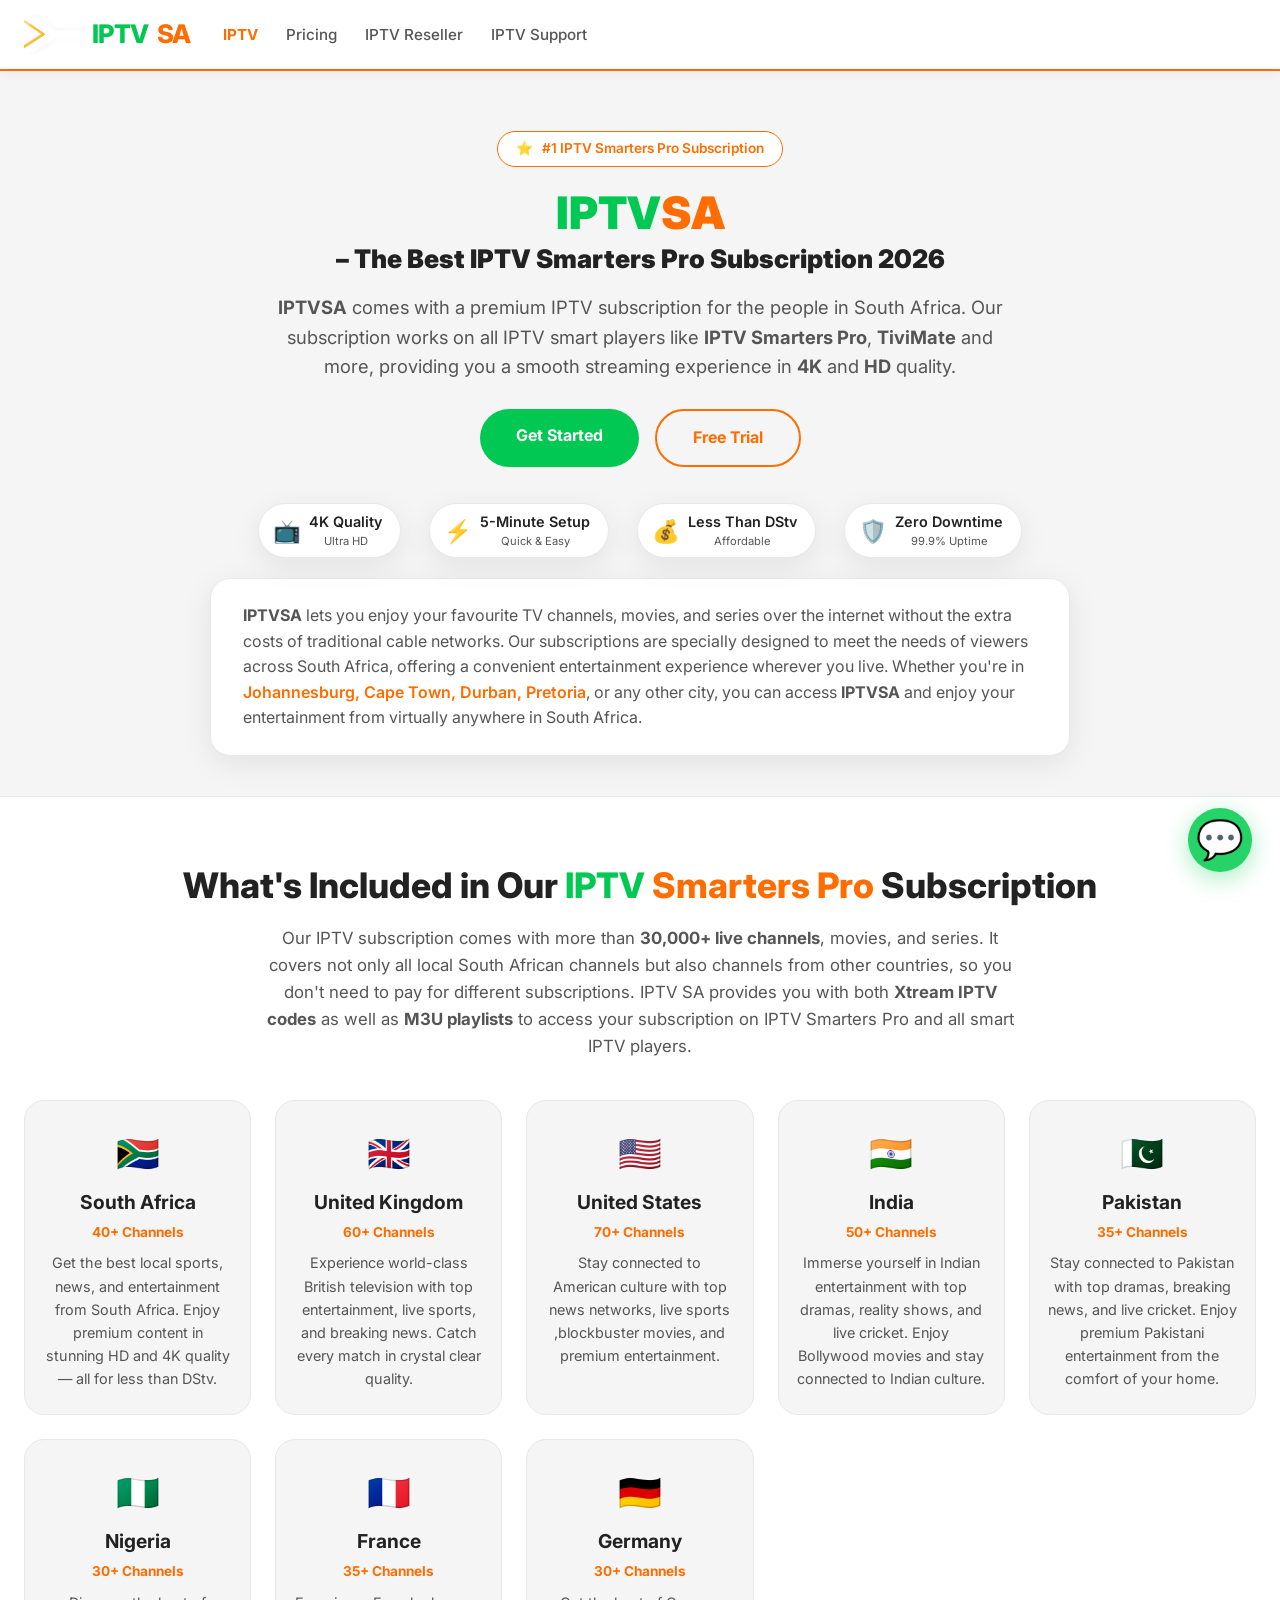
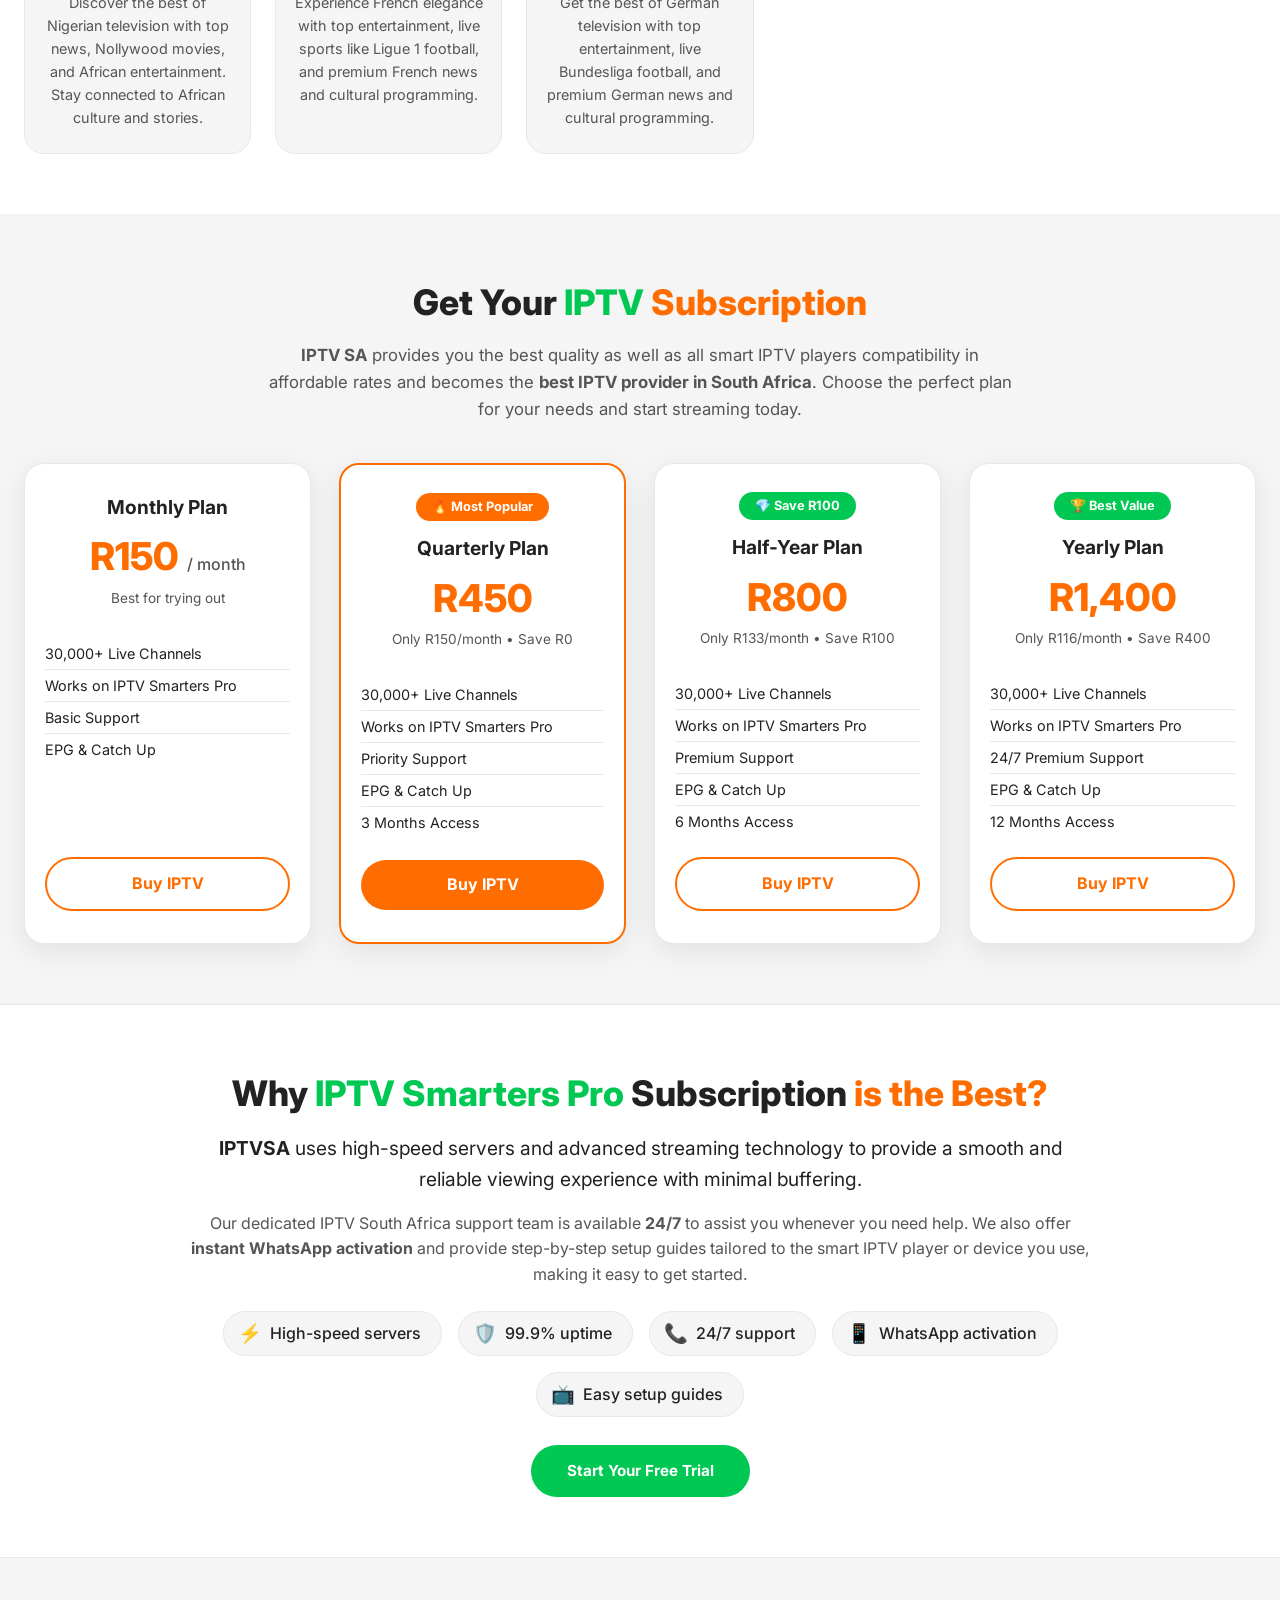
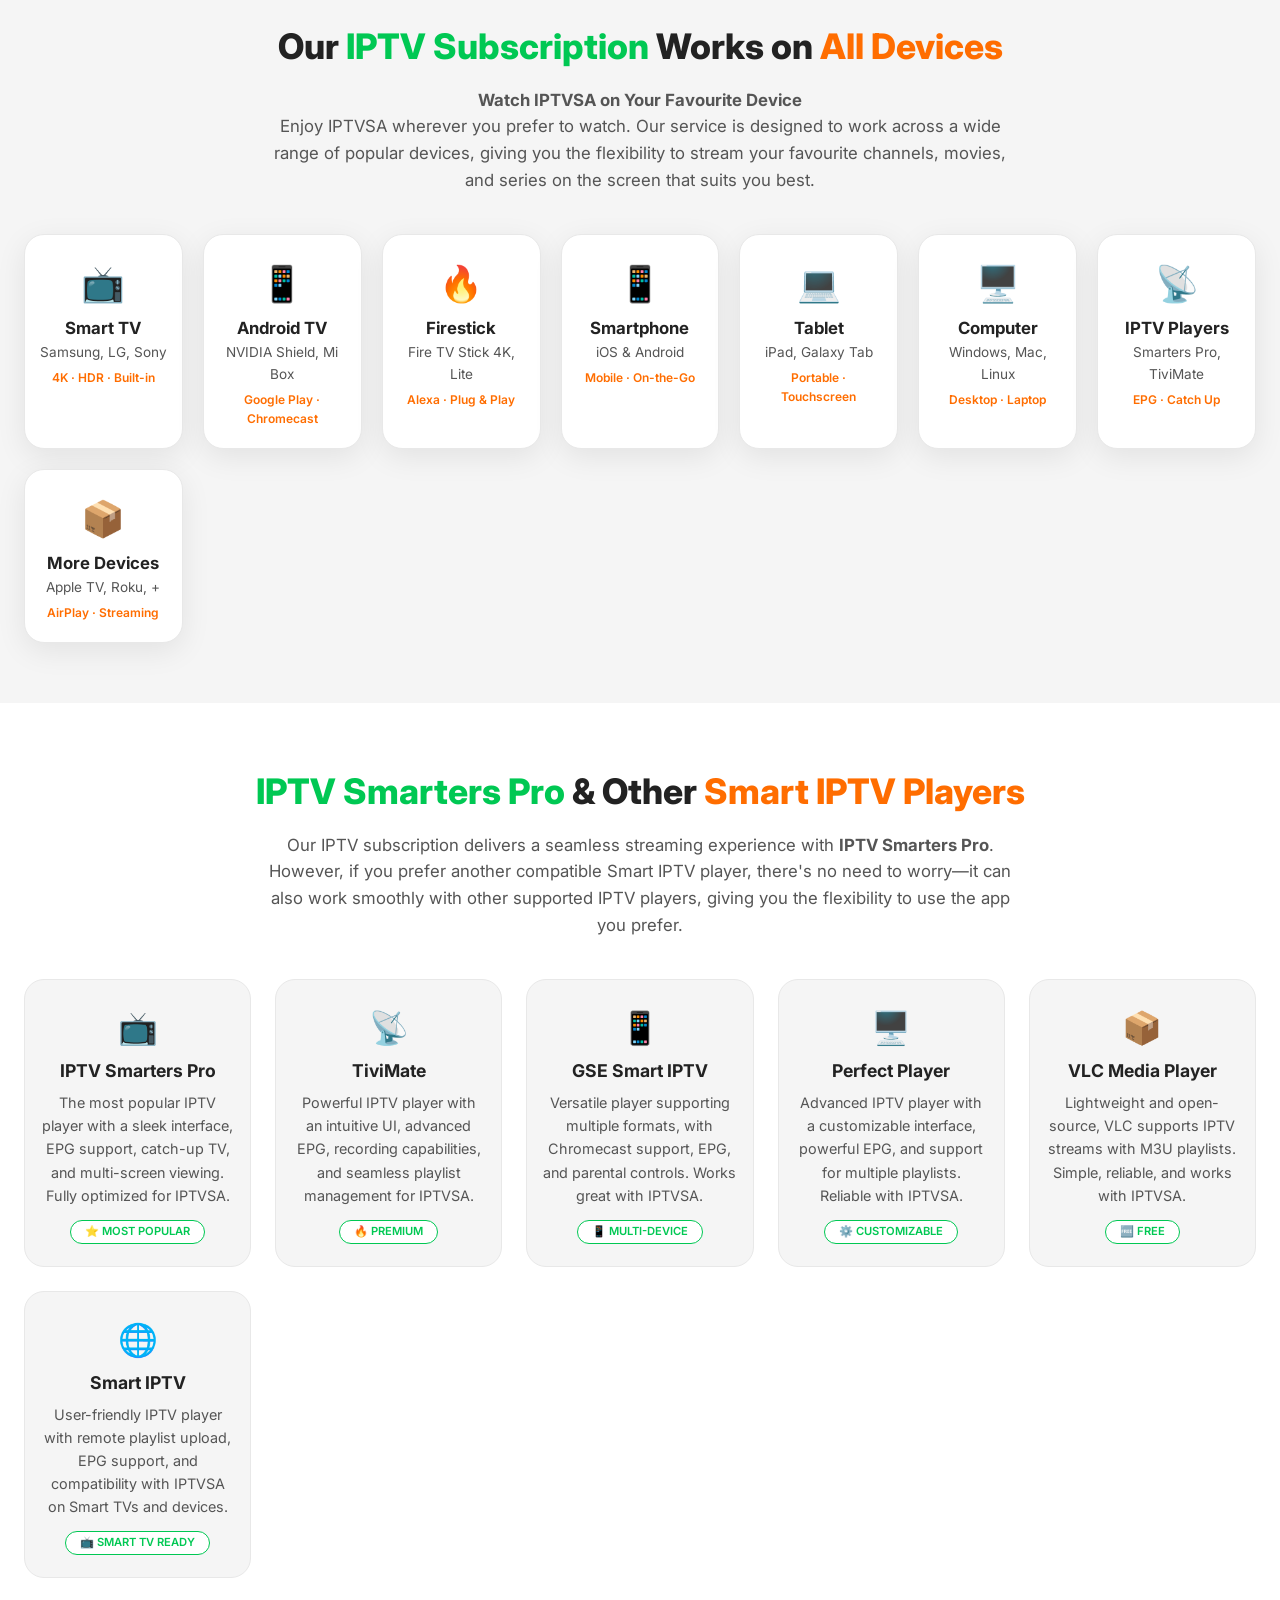
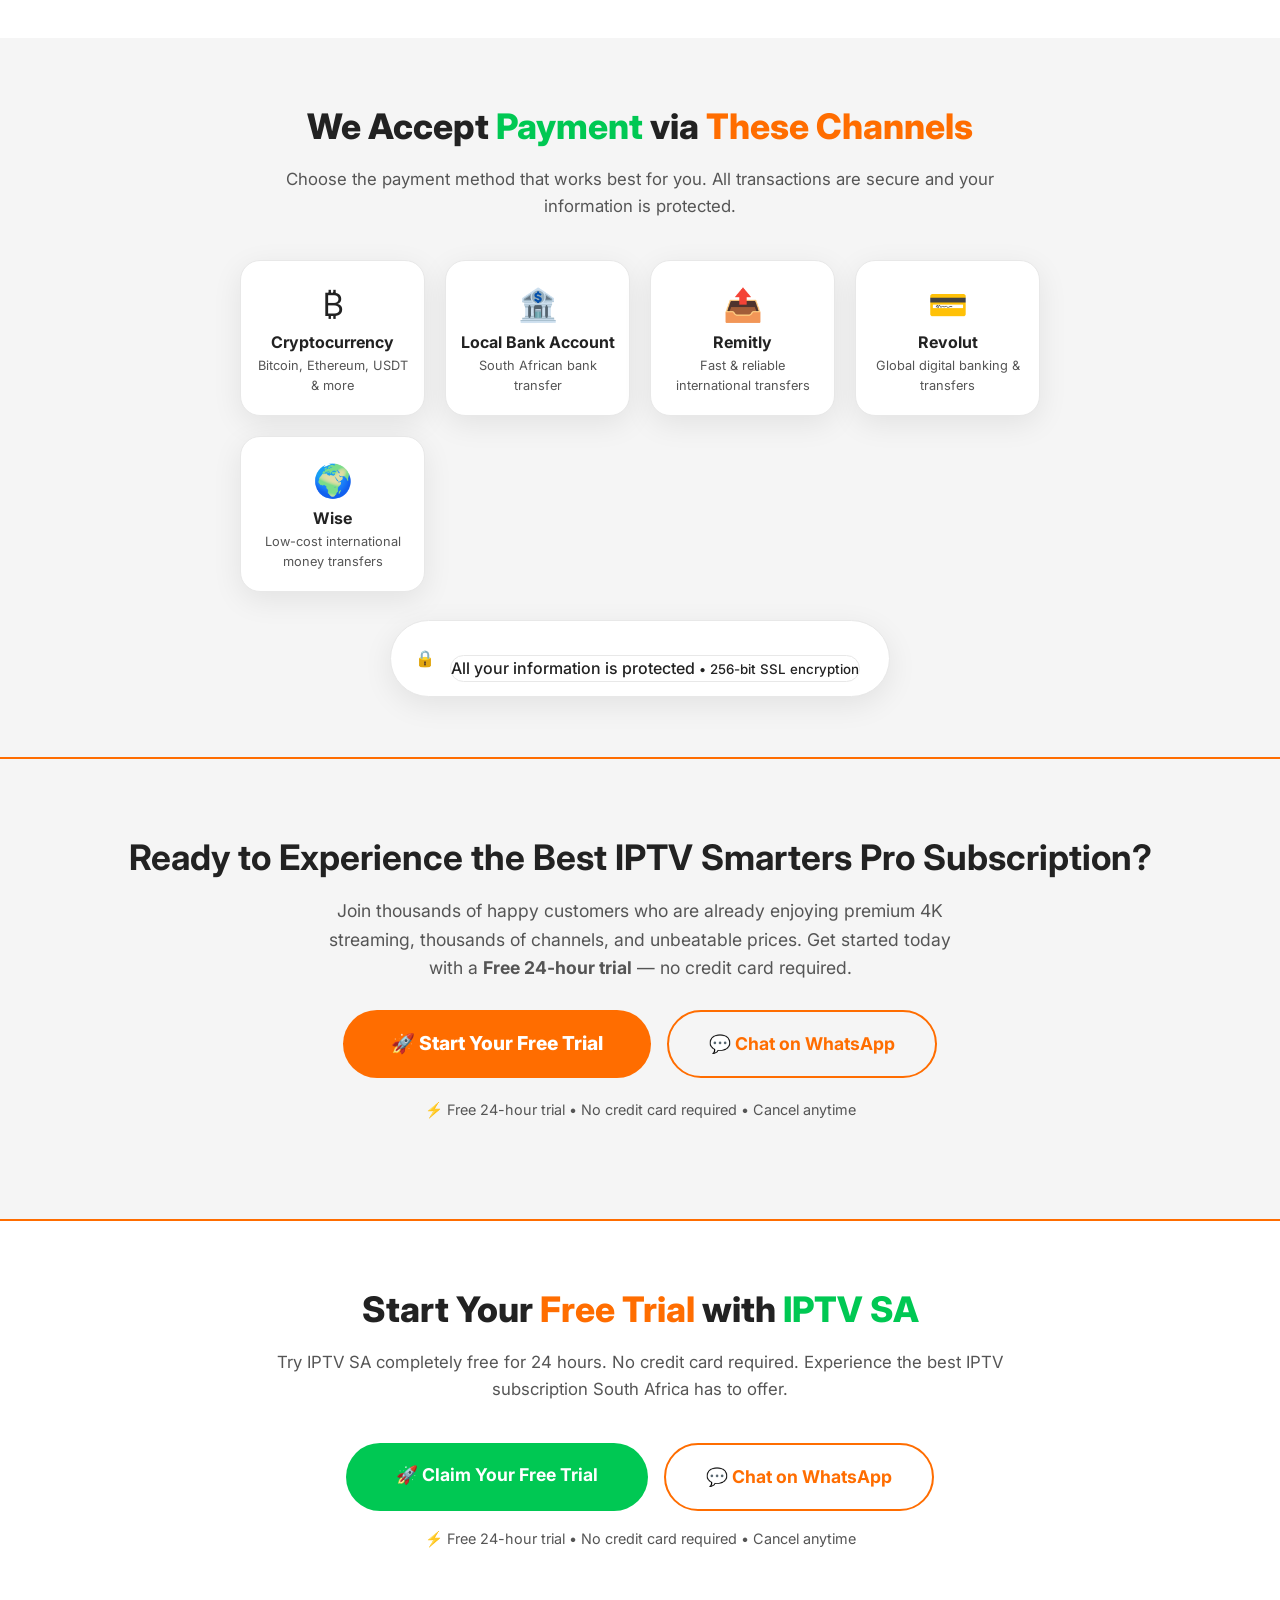
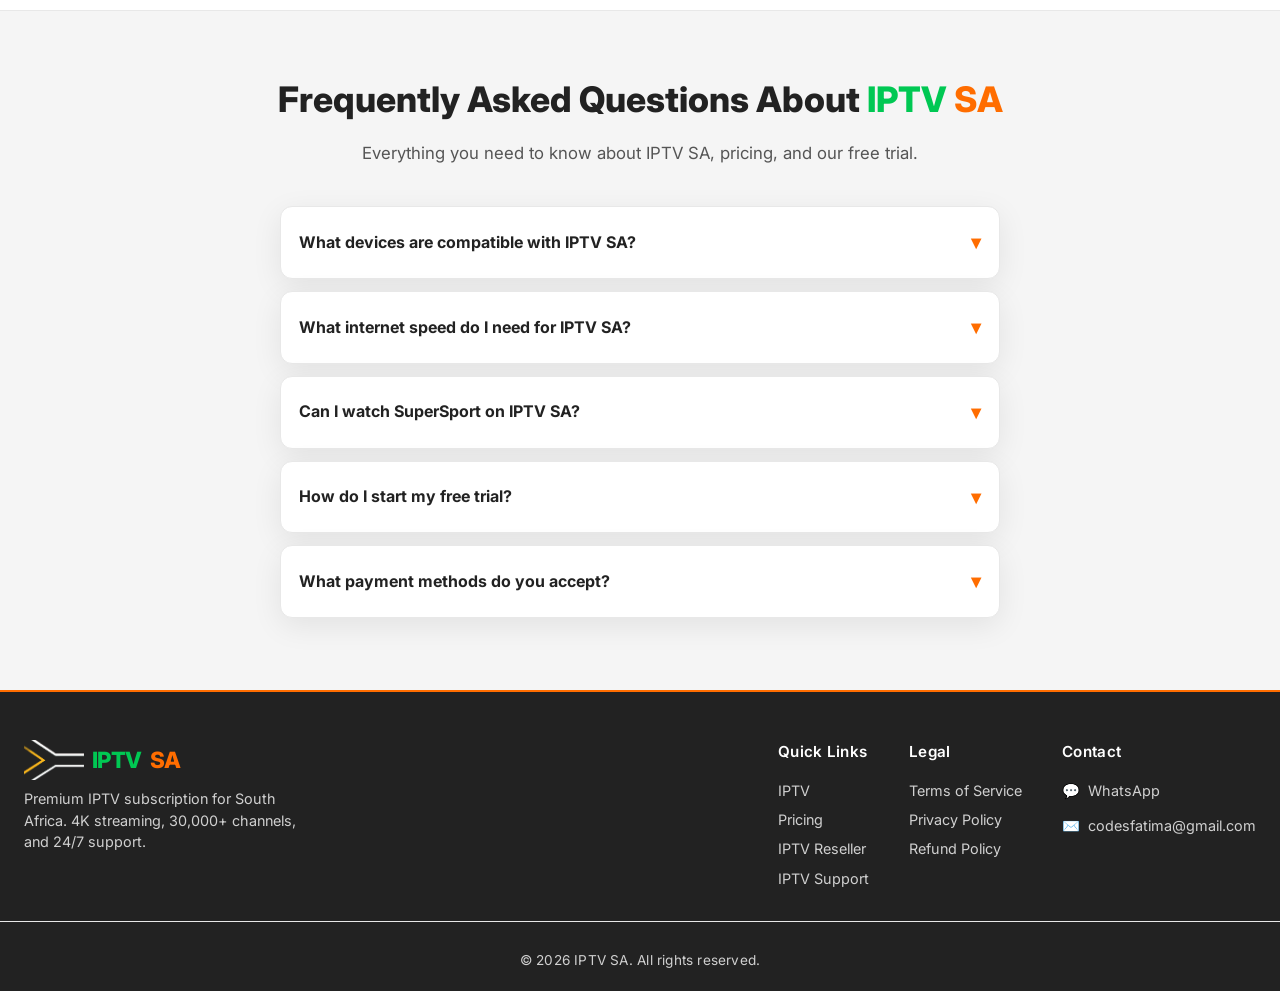
<file: index.html>
<!DOCTYPE html>
<html lang="en-ZA">
<head>
    <meta charset="UTF-8" />
    <meta name="viewport" content="width=device-width, initial-scale=1.0" />
    <title>IPTVSA – Best IPTV Smarters Pro Subscription 2026</title>
    <meta name="description" content="IPTVSA – The best IPTV subscription in South Africa. Premium IPTV with 4K quality, 5-minute setup, less than DStv, and zero downtime. Works with IPTV Smarters Pro, TiviMate & more." />
    <link rel="canonical" href="https://tviptvsa.co.za/" />
    <link rel="icon" type="image/png" href="Flag-South-Africa.png" />
    <link rel="apple-touch-icon" href="Flag-South-Africa.png" />
    <meta property="og:title" content="IPTVSA – Best IPTV Smarters Pro Subscription 2026" />
    <meta property="og:description" content="IPTVSA – The best IPTV subscription in South Africa. Premium IPTV with 4K quality, 5-minute setup, less than DStv, and zero downtime." />
    <meta property="og:url" content="https://tviptvsa.co.za/" />
    <meta property="og:type" content="website" />
    <meta property="og:image" content="https://tviptvsa.co.za/Flag-South-Africa.png" />
    <meta name="twitter:card" content="summary_large_image" />
    <meta name="twitter:image" content="https://tviptvsa.co.za/Flag-South-Africa.png" />
    <link rel="preconnect" href="https://fonts.googleapis.com" />
    <link rel="preconnect" href="https://fonts.gstatic.com" crossorigin />
    <link href="https://fonts.googleapis.com/css2?family=Inter:opsz,wght@14..32,400;14..32,500;14..32,600;14..32,700;14..32,800;14..32,900&display=swap" rel="stylesheet" />
    <link rel="stylesheet" href="style.css" />
</head>
<body>

    <!-- ===== NAVBAR ===== -->
    <nav class="navbar">
        <div class="container">
            <a href="/" class="logo">
                <img src="Flag-South-Africa.png" alt="IPTVSA South Africa Flag" class="logo-img">
                <span class="green">IPTV</span><span class="orange">SA</span>
            </a>
            <button class="nav-toggle" id="navToggle" aria-label="Toggle navigation menu">☰</button>
            <ul class="nav-links" id="navLinks">
                <li><a href="/" style="color: var(--orange); font-weight: 700;">IPTV</a></li>
                <li><a href="#pricing">Pricing</a></li>
                <li><a href="/reseller/">IPTV Reseller</a></li>
                <li><a href="/support/">IPTV Support</a></li>
            </ul>
        </div>
    </nav>

    <!-- ===== HERO ===== -->
    <section class="hero" id="home">
        <div class="container">
            <div class="hero-content">
                <div class="hero-badge">
                    <span class="star">⭐</span> #1 IPTV Smarters Pro Subscription
                </div>
                <h1>
                    <span class="highlight-green">IPTV</span><span class="highlight-orange">SA</span>
                    <span class="highlight-white">– The Best IPTV Smarters Pro Subscription 2026</span>
                </h1>
                <p class="description">
                    <strong>IPTVSA</strong> comes with a premium IPTV subscription for the people in South Africa.
                    Our subscription works on all IPTV smart players like <strong>IPTV Smarters Pro</strong>,
                    <strong>TiviMate</strong> and more, providing you a smooth streaming experience in
                    <strong>4K</strong> and <strong>HD</strong> quality.
                </p>
                <div class="hero-buttons">
                    <a href="https://wa.me/923020548889?text=Hi!%20I%20want%20to%20get%20started%20with%20IPTV%20SA.%20Please%20share%20the%20details."
                       class="btn-primary" target="_blank" rel="noopener">Get Started</a>
                    <a href="https://wa.me/923020548889?text=Hi!%20I%20want%20to%20try%20IPTV%20SA%20for%20free.%20Please%20activate%20my%2024-hour%20free%20trial."
                       class="btn-secondary" target="_blank" rel="noopener">Free Trial</a>
                </div>
                <div class="trust-badges">
                    <div class="trust-badge">
                        <span class="icon green">📺</span>
                        <span class="label">4K Quality <small>Ultra HD</small></span>
                    </div>
                    <div class="trust-badge">
                        <span class="icon orange">⚡</span>
                        <span class="label">5-Minute Setup <small>Quick &amp; Easy</small></span>
                    </div>
                    <div class="trust-badge">
                        <span class="icon purple">💰</span>
                        <span class="label">Less Than DStv <small>Affordable</small></span>
                    </div>
                    <div class="trust-badge">
                        <span class="icon blue">🛡️</span>
                        <span class="label">Zero Downtime <small>99.9% Uptime</small></span>
                    </div>
                </div>
                <div class="trust-text">
                    <p>
                        <strong>IPTVSA</strong> lets you enjoy your favourite TV channels, movies, and series over the internet
                        without the extra costs of traditional cable networks. Our subscriptions are specially designed to meet
                        the needs of viewers across South Africa, offering a convenient entertainment experience wherever you live.
                        Whether you're in <span class="cities">Johannesburg, Cape Town, Durban, Pretoria</span>, or any other city,
                        you can access <strong>IPTVSA</strong> and enjoy your entertainment from virtually anywhere in South Africa.
                    </p>
                </div>
            </div>
        </div>
    </section>

    <!-- ===== WHAT'S INCLUDED / CHANNELS ===== -->
    <section class="included" id="included">
        <div class="container">
            <h2 class="section-title">What's Included in Our <span class="green">IPTV</span> <span class="orange">Smarters Pro</span> Subscription</h2>
            <p class="section-sub">
                Our IPTV subscription comes with more than <strong>30,000+ live channels</strong>, movies, and series. 
                It covers not only all local South African channels but also channels from other countries, so you don't 
                need to pay for different subscriptions. IPTV SA provides you with both <strong>Xtream IPTV codes</strong> 
                as well as <strong>M3U playlists</strong> to access your subscription on IPTV Smarters Pro and all smart IPTV players.
            </p>
            <div class="included-grid">
                <div class="channel-card">
                    <span class="flag">🇿🇦</span>
                    <h3>South Africa</h3>
                    <div class="channels-count">40+ Channels</div>
                    <p>Get the best local sports, news, and entertainment from South Africa. Enjoy premium content in stunning HD and 4K quality — all for less than DStv.</p>
                </div>
                <div class="channel-card">
                    <span class="flag">🇬🇧</span>
                    <h3>United Kingdom</h3>
                    <div class="channels-count">60+ Channels</div>
                    <p>Experience world-class British television with top entertainment, live sports, and breaking news. Catch every match in crystal clear quality.</p>
                </div>
                <div class="channel-card">
                    <span class="flag">🇺🇸</span>
                    <h3>United States</h3>
                    <div class="channels-count">70+ Channels</div>
                    <p>Stay connected to American culture with top news networks, live sports ,blockbuster movies, and premium entertainment.</p>
                </div>
                <div class="channel-card">
                    <span class="flag">🇮🇳</span>
                    <h3>India</h3>
                    <div class="channels-count">50+ Channels</div>
                    <p>Immerse yourself in Indian entertainment with top dramas, reality shows, and live cricket. Enjoy Bollywood movies and stay connected to Indian culture.</p>
                </div>
                <div class="channel-card">
                    <span class="flag">🇵🇰</span>
                    <h3>Pakistan</h3>
                    <div class="channels-count">35+ Channels</div>
                    <p>Stay connected to Pakistan with top dramas, breaking news, and live cricket. Enjoy premium Pakistani entertainment from the comfort of your home.</p>
                </div>
                <div class="channel-card">
                    <span class="flag">🇳🇬</span>
                    <h3>Nigeria</h3>
                    <div class="channels-count">30+ Channels</div>
                    <p>Discover the best of Nigerian television with top news, Nollywood movies, and African entertainment. Stay connected to African culture and stories.</p>
                </div>
                <div class="channel-card">
                    <span class="flag">🇫🇷</span>
                    <h3>France</h3>
                    <div class="channels-count">35+ Channels</div>
                    <p>Experience French elegance with top entertainment, live sports like Ligue 1 football, and premium French news and cultural programming.</p>
                </div>
                <div class="channel-card">
                    <span class="flag">🇩🇪</span>
                    <h3>Germany</h3>
                    <div class="channels-count">30+ Channels</div>
                    <p>Get the best of German television with top entertainment, live Bundesliga football, and premium German news and cultural programming.</p>
                </div>
            </div>
        </div>
    </section>

    <!-- ===== GET YOUR IPTV SUBSCRIPTION ===== -->
    <section class="get-subscription" id="pricing">
        <div class="container">
            <h2 class="section-title">Get Your <span class="green">IPTV</span> <span class="orange">Subscription</span></h2>
            <p class="section-sub">
                <strong>IPTV SA</strong> provides you the best quality as well as all smart IPTV players compatibility in affordable rates and becomes the <strong>best IPTV provider in South Africa</strong>. Choose the perfect plan for your needs and start streaming today.
            </p>
            <div class="pricing-grid">
                <div class="pricing-card">
                    <div class="plan-name">Monthly Plan</div>
                    <div class="price">R150 <small>/ month</small></div>
                    <div class="price-per-month">Best for trying out</div>
                    <ul class="features">
                        <li>30,000+ Live Channels</li>
                        <li>Works on IPTV Smarters Pro</li>
                        <li>Basic Support</li>
                        <li>EPG &amp; Catch Up</li>
                    </ul>
                    <a href="https://wa.me/923020548889?text=Hi!%20I%20want%20to%20buy%20the%20Monthly%20Plan%20(R150)%20of%20IPTV%20SA.%20Please%20send%20me%20the%20payment%20details."
                       class="btn-buy-outline" target="_blank" rel="noopener">Buy IPTV</a>
                </div>
                <div class="pricing-card popular">
                    <span class="popular-badge">🔥 Most Popular</span>
                    <div class="plan-name">Quarterly Plan</div>
                    <div class="price">R450</div>
                    <div class="price-per-month">Only R150/month • Save R0</div>
                    <ul class="features">
                        <li>30,000+ Live Channels</li>
                        <li>Works on IPTV Smarters Pro</li>
                        <li>Priority Support</li>
                        <li>EPG &amp; Catch Up</li>
                        <li>3 Months Access</li>
                    </ul>
                    <a href="https://wa.me/923020548889?text=Hi!%20I%20want%20to%20buy%20the%20Quarterly%20Plan%20(R450)%20of%20IPTV%20SA.%20Please%20send%20me%20the%20payment%20details."
                       class="btn-buy" target="_blank" rel="noopener">Buy IPTV</a>
                </div>
                <div class="pricing-card">
                    <span class="save-badge">💎 Save R100</span>
                    <div class="plan-name">Half-Year Plan</div>
                    <div class="price">R800</div>
                    <div class="price-per-month">Only R133/month • Save R100</div>
                    <ul class="features">
                        <li>30,000+ Live Channels</li>
                        <li>Works on IPTV Smarters Pro</li>
                        <li>Premium Support</li>
                        <li>EPG &amp; Catch Up</li>
                        <li>6 Months Access</li>
                    </ul>
                    <a href="https://wa.me/923020548889?text=Hi!%20I%20want%20to%20buy%20the%20Half-Year%20Plan%20(R800)%20of%20IPTV%20SA.%20Please%20send%20me%20the%20payment%20details."
                       class="btn-buy-outline" target="_blank" rel="noopener">Buy IPTV</a>
                </div>
                <div class="pricing-card">
                    <span class="save-badge">🏆 Best Value</span>
                    <div class="plan-name">Yearly Plan</div>
                    <div class="price">R1,400</div>
                    <div class="price-per-month">Only R116/month • Save R400</div>
                    <ul class="features">
                        <li>30,000+ Live Channels</li>
                        <li>Works on IPTV Smarters Pro</li>
                        <li>24/7 Premium Support</li>
                        <li>EPG &amp; Catch Up</li>
                        <li>12 Months Access</li>
                    </ul>
                    <a href="https://wa.me/923020548889?text=Hi!%20I%20want%20to%20buy%20the%20Yearly%20Plan%20(R1400)%20of%20IPTV%20SA.%20Please%20send%20me%20the%20payment%20details."
                       class="btn-buy-outline" target="_blank" rel="noopener">Buy IPTV</a>
                </div>
            </div>
        </div>
    </section>

    <!-- ===== BEST PROVIDER ===== -->
    <section class="best-provider" id="best-provider">
        <div class="container">
            <div class="best-provider-grid">
                <div class="best-provider-content">
                    <h2 class="section-title">Why <span class="green">IPTV Smarters Pro</span> Subscription <span class="orange">is the Best?</span></h2>
                    <p class="lead">
                        <strong>IPTVSA</strong> uses high-speed servers and advanced streaming technology to provide a smooth and reliable viewing experience with minimal buffering.
                    </p>
                    <p>
                        Our dedicated IPTV South Africa support team is available <strong>24/7</strong> to assist you whenever you need help. We also offer <strong>instant WhatsApp activation</strong> and provide step-by-step setup guides tailored to the smart IPTV player or device you use, making it easy to get started.
                    </p>
                    <div class="best-provider-badges">
                        <div class="best-provider-badge">
                            <span class="icon green">⚡</span>
                            <span class="label">High-speed servers</span>
                        </div>
                        <div class="best-provider-badge">
                            <span class="icon blue">🛡️</span>
                            <span class="label">99.9% uptime</span>
                        </div>
                        <div class="best-provider-badge">
                            <span class="icon orange">📞</span>
                            <span class="label">24/7 support</span>
                        </div>
                        <div class="best-provider-badge">
                            <span class="icon purple">📱</span>
                            <span class="label">WhatsApp activation</span>
                        </div>
                        <div class="best-provider-badge">
                            <span class="icon red">📺</span>
                            <span class="label">Easy setup guides</span>
                        </div>
                    </div>
                    <a href="https://wa.me/923020548889?text=Hi!%20I%20want%20to%20try%20IPTV%20SA%20for%20free.%20Please%20activate%20my%2024-hour%20free%20trial."
                       class="btn-primary" style="padding: 14px 36px; font-size: 0.95rem;" target="_blank" rel="noopener">Start Your Free Trial</a>
                </div>
            </div>
        </div>
    </section>

    <!-- ===== DEVICES ===== -->
    <section class="devices" id="devices">
        <div class="container">
            <h2 class="section-title">Our <span class="green">IPTV Subscription</span> Works on <span class="orange">All Devices</span></h2>
            <p class="section-sub">
                <strong>Watch IPTVSA on Your Favourite Device</strong><br>
                Enjoy IPTVSA wherever you prefer to watch. Our service is designed to work across a wide range of popular devices, giving you the flexibility to stream your favourite channels, movies, and series on the screen that suits you best.
            </p>
            <div class="devices-grid">
                <div class="device-card">
                    <span class="icon">📺</span>
                    <div class="device-name">Smart TV</div>
                    <div class="device-model">Samsung, LG, Sony</div>
                    <div class="device-keywords">4K · HDR · Built-in</div>
                </div>
                <div class="device-card">
                    <span class="icon">📱</span>
                    <div class="device-name">Android TV</div>
                    <div class="device-model">NVIDIA Shield, Mi Box</div>
                    <div class="device-keywords">Google Play · Chromecast</div>
                </div>
                <div class="device-card">
                    <span class="icon">🔥</span>
                    <div class="device-name">Firestick</div>
                    <div class="device-model">Fire TV Stick 4K, Lite</div>
                    <div class="device-keywords">Alexa · Plug &amp; Play</div>
                </div>
                <div class="device-card">
                    <span class="icon">📱</span>
                    <div class="device-name">Smartphone</div>
                    <div class="device-model">iOS &amp; Android</div>
                    <div class="device-keywords">Mobile · On-the-Go</div>
                </div>
                <div class="device-card">
                    <span class="icon">💻</span>
                    <div class="device-name">Tablet</div>
                    <div class="device-model">iPad, Galaxy Tab</div>
                    <div class="device-keywords">Portable · Touchscreen</div>
                </div>
                <div class="device-card">
                    <span class="icon">🖥️</span>
                    <div class="device-name">Computer</div>
                    <div class="device-model">Windows, Mac, Linux</div>
                    <div class="device-keywords">Desktop · Laptop</div>
                </div>
                <div class="device-card">
                    <span class="icon">📡</span>
                    <div class="device-name">IPTV Players</div>
                    <div class="device-model">Smarters Pro, TiviMate</div>
                    <div class="device-keywords">EPG · Catch Up</div>
                </div>
                <div class="device-card">
                    <span class="icon">📦</span>
                    <div class="device-name">More Devices</div>
                    <div class="device-model">Apple TV, Roku, +</div>
                    <div class="device-keywords">AirPlay · Streaming</div>
                </div>
            </div>
        </div>
    </section>

    <!-- ===== IPTV PLAYERS ===== -->
    <section class="iptv-players" id="players">
        <div class="container">
            <h2 class="section-title"><span class="green">IPTV Smarters Pro</span> &amp; Other <span class="orange">Smart IPTV Players</span></h2>
            <p class="section-sub">
                Our IPTV subscription delivers a seamless streaming experience with <strong>IPTV Smarters Pro</strong>. However, if you prefer another compatible Smart IPTV player, there's no need to worry—it can also work smoothly with other supported IPTV players, giving you the flexibility to use the app you prefer.
            </p>
            <div class="players-grid">
                <div class="player-card">
                    <span class="icon">📺</span>
                    <div class="player-name">IPTV Smarters Pro</div>
                    <div class="player-desc">The most popular IPTV player with a sleek interface, EPG support, catch-up TV, and multi-screen viewing. Fully optimized for IPTVSA.</div>
                    <span class="player-badge">⭐ Most Popular</span>
                </div>
                <div class="player-card">
                    <span class="icon">📡</span>
                    <div class="player-name">TiviMate</div>
                    <div class="player-desc">Powerful IPTV player with an intuitive UI, advanced EPG, recording capabilities, and seamless playlist management for IPTVSA.</div>
                    <span class="player-badge">🔥 Premium</span>
                </div>
                <div class="player-card">
                    <span class="icon">📱</span>
                    <div class="player-name">GSE Smart IPTV</div>
                    <div class="player-desc">Versatile player supporting multiple formats, with Chromecast support, EPG, and parental controls. Works great with IPTVSA.</div>
                    <span class="player-badge">📱 Multi-Device</span>
                </div>
                <div class="player-card">
                    <span class="icon">🖥️</span>
                    <div class="player-name">Perfect Player</div>
                    <div class="player-desc">Advanced IPTV player with a customizable interface, powerful EPG, and support for multiple playlists. Reliable with IPTVSA.</div>
                    <span class="player-badge">⚙️ Customizable</span>
                </div>
                <div class="player-card">
                    <span class="icon">📦</span>
                    <div class="player-name">VLC Media Player</div>
                    <div class="player-desc">Lightweight and open-source, VLC supports IPTV streams with M3U playlists. Simple, reliable, and works with IPTVSA.</div>
                    <span class="player-badge">🆓 Free</span>
                </div>
                <div class="player-card">
                    <span class="icon">🌐</span>
                    <div class="player-name">Smart IPTV</div>
                    <div class="player-desc">User-friendly IPTV player with remote playlist upload, EPG support, and compatibility with IPTVSA on Smart TVs and devices.</div>
                    <span class="player-badge">📺 Smart TV Ready</span>
                </div>
            </div>
        </div>
    </section>

    <!-- ===== PAYMENT ===== -->
    <section class="payment" id="payment">
        <div class="container">
            <h2 class="section-title">We Accept <span class="green">Payment</span> via <span class="orange">These Channels</span></h2>
            <p class="section-sub">
                Choose the payment method that works best for you. All transactions are secure and your information is protected.
            </p>
            <div class="payment-grid">
                <div class="payment-card">
                    <span class="icon">₿</span>
                    <div class="payment-name">Cryptocurrency</div>
                    <div class="payment-desc">Bitcoin, Ethereum, USDT &amp; more</div>
                </div>
                <div class="payment-card">
                    <span class="icon">🏦</span>
                    <div class="payment-name">Local Bank Account</div>
                    <div class="payment-desc">South African bank transfer</div>
                </div>
                <div class="payment-card">
                    <span class="icon">📤</span>
                    <div class="payment-name">Remitly</div>
                    <div class="payment-desc">Fast &amp; reliable international transfers</div>
                </div>
                <div class="payment-card">
                    <span class="icon">💳</span>
                    <div class="payment-name">Revolut</div>
                    <div class="payment-desc">Global digital banking &amp; transfers</div>
                </div>
                <div class="payment-card">
                    <span class="icon">🌍</span>
                    <div class="payment-name">Wise</div>
                    <div class="payment-desc">Low-cost international money transfers</div>
                </div>
            </div>
            <div class="payment-trust">
                <span class="icon">🔒</span>
                <span class="trust-text">All your information is protected <small>• 256-bit SSL encryption</small></span>
            </div>
        </div>
    </section>

    <!-- ===== STRONG CTA ===== -->
    <section class="cta-section" id="cta">
        <div class="container">
            <h2>Ready to Experience the <span class="green">Best IPTV Smarters Pro</span> <span class="orange">Subscription?</span></h2>
            <p>
                Join thousands of happy customers who are already enjoying premium 4K streaming, thousands of channels, and unbeatable prices. Get started today with a <strong>Free 24-hour trial</strong> — no credit card required.
            </p>
            <div class="cta-buttons">
                <a href="https://wa.me/923020548889?text=Hi!%20I%20want%20to%20start%20my%20free%2024-hour%20trial%20of%20IPTV%20SA.%20Please%20activate%20it."
                   class="btn-cta-large" target="_blank" rel="noopener">🚀 Start Your Free Trial</a>
                <a href="https://wa.me/923020548889?text=Hi!%20I%20have%20a%20question%20about%20IPTV%20SA.%20Can%20you%20help%20me%3F"
                   class="btn-secondary" style="padding: 18px 40px; font-size: 1.1rem;" target="_blank" rel="noopener">
                    💬 Chat on WhatsApp
                </a>
            </div>
            <p style="color: var(--text-light); margin-top: 20px; font-size: 0.9rem;">
                ⚡ Free 24-hour trial • No credit card required • Cancel anytime
            </p>
        </div>
    </section>

    <!-- ===== FREE TRIAL ===== -->
    <section class="free-trial-section" id="free-trial">
        <div class="container">
            <h2 class="section-title">Start Your <span style="color:var(--orange);">Free Trial</span> with <span style="color:var(--green);">IPTV SA</span></h2>
            <p class="section-sub">
                Try IPTV SA completely free for 24 hours. No credit card required. Experience the best IPTV subscription South Africa has to offer.
            </p>
            <div class="free-trial-buttons">
                <a href="https://wa.me/923020548889?text=Hi!%20I%20want%20to%20claim%20my%20free%2024-hour%20trial%20of%20IPTV%20SA.%20Please%20activate%20it%20now."
                   class="btn-primary" style="padding: 18px 50px; font-size: 1.1rem;" target="_blank" rel="noopener">
                    🚀 Claim Your Free Trial
                </a>
                <a href="https://wa.me/923020548889?text=Hi!%20I%20want%20to%20chat%20about%20IPTV%20SA.%20I%20have%20some%20questions."
                   class="btn-secondary" style="padding: 18px 40px; font-size: 1.1rem;" target="_blank" rel="noopener">
                    💬 Chat on WhatsApp
                </a>
            </div>
            <p style="text-align:center; color:var(--text-light); margin-top: 16px; font-size:0.9rem;">
                ⚡ Free 24-hour trial • No credit card required • Cancel anytime
            </p>
        </div>
    </section>

    <!-- ===== FAQ ===== -->
    <section class="faq" id="faq">
        <div class="container">
            <h2 class="section-title">Frequently Asked Questions About <span class="green">IPTV</span> <span class="orange">SA</span></h2>
            <p class="section-sub">Everything you need to know about IPTV SA, pricing, and our free trial.</p>
            <div class="faq-list">
                <details class="faq-item">
                    <summary>What devices are compatible with IPTV SA?</summary>
                    <div class="answer">
                        IPTV SA works on all IPTV smart players including <strong>IPTV Smarters Pro</strong>,
                        <strong>TiviMate</strong>, GSE Smart IPTV, and more. Compatible with Android TV, Firestick,
                        iOS, Android phones, Windows, and Mac.
                    </div>
                </details>
                <details class="faq-item">
                    <summary>What internet speed do I need for IPTV SA?</summary>
                    <div class="answer">
                        For HD streaming, a minimum of <strong>10 Mbps</strong> is recommended. For <strong>4K</strong>
                        quality, you'll need at least <strong>25 Mbps</strong>. Fibre or a stable LTE connection works best.
                    </div>
                </details>
                <details class="faq-item">
                    <summary>Can I watch SuperSport on IPTV SA?</summary>
                    <div class="answer">
                        Yes – IPTV SA has official licensing agreements with SuperSport and other major sports networks.
                        Watch all your favorite sports in 4K quality.
                    </div>
                </details>
                <details class="faq-item">
                    <summary>How do I start my free trial?</summary>
                    <div class="answer">
                        Simply click the <strong>"Claim Your Free Trial"</strong> button or
                        <strong>WhatsApp us</strong> and we'll set you up within 5 minutes.
                    </div>
                </details>
                <details class="faq-item">
                    <summary>What payment methods do you accept?</summary>
                    <div class="answer">
                        We accept <strong>Cryptocurrency</strong> (Bitcoin, Ethereum, USDT), <strong>Local Bank Transfer</strong>,
                        <strong>Remitly</strong>, <strong>Revolut</strong>, and <strong>Wise</strong>. All payments are secure.
                    </div>
                </details>
            </div>
        </div>
    </section>

    <!-- ===== FOOTER ===== -->
    <footer class="footer">
        <div class="container">
            <div class="footer-brand">
                <a href="/" class="logo">
                    <img src="Flag-South-Africa.png" alt="IPTVSA South Africa Flag" class="logo-img">
                    <span class="green">IPTV</span><span class="orange">SA</span>
                </a>
                <p>Premium IPTV subscription for South Africa. 4K streaming, 30,000+ channels, and 24/7 support.</p>
            </div>
            <div class="footer-columns">
                <div class="footer-column">
                    <h4>Quick Links</h4>
                    <a href="/">IPTV</a>
                    <a href="#pricing">Pricing</a>
                    <a href="/reseller/">IPTV Reseller</a>
                    <a href="/support/">IPTV Support</a>
                </div>
                <div class="footer-column">
                    <h4>Legal</h4>
                    <a href="#">Terms of Service</a>
                    <a href="#">Privacy Policy</a>
                    <a href="#">Refund Policy</a>
                </div>
                <div class="footer-column">
                    <h4>Contact</h4>
                    <div class="footer-contact-items">
                        <a href="https://wa.me/923020548889?text=Hi!%20I%20want%20to%20know%20more%20about%20IPTV%20SA."
                           class="contact-item" target="_blank" rel="noopener">
                            <span class="icon">💬</span>
                            <span>WhatsApp</span>
                        </a>
                        <a href="mailto:codesfatima@gmail.com" class="contact-item">
                            <span class="icon">✉️</span>
                            <span>codesfatima@gmail.com</span>
                        </a>
                    </div>
                </div>
            </div>
        </div>
        <div class="footer-bottom">
            &copy; 2026 <a href="/">IPTV SA</a>. All rights reserved.
        </div>
    </footer>

    <!-- ===== WHATSAPP FLOATING BUTTON ===== -->
    <a href="https://wa.me/923020548889?text=Hi!%20I%20need%20help%20with%20IPTV%20SA.%20Can%20you%20assist%20me%3F"
       class="whatsapp-float" target="_blank" rel="noopener" aria-label="Chat on WhatsApp">
        💬
    </a>

    <script src="script.js"></script>
</body>
</html>
</file>
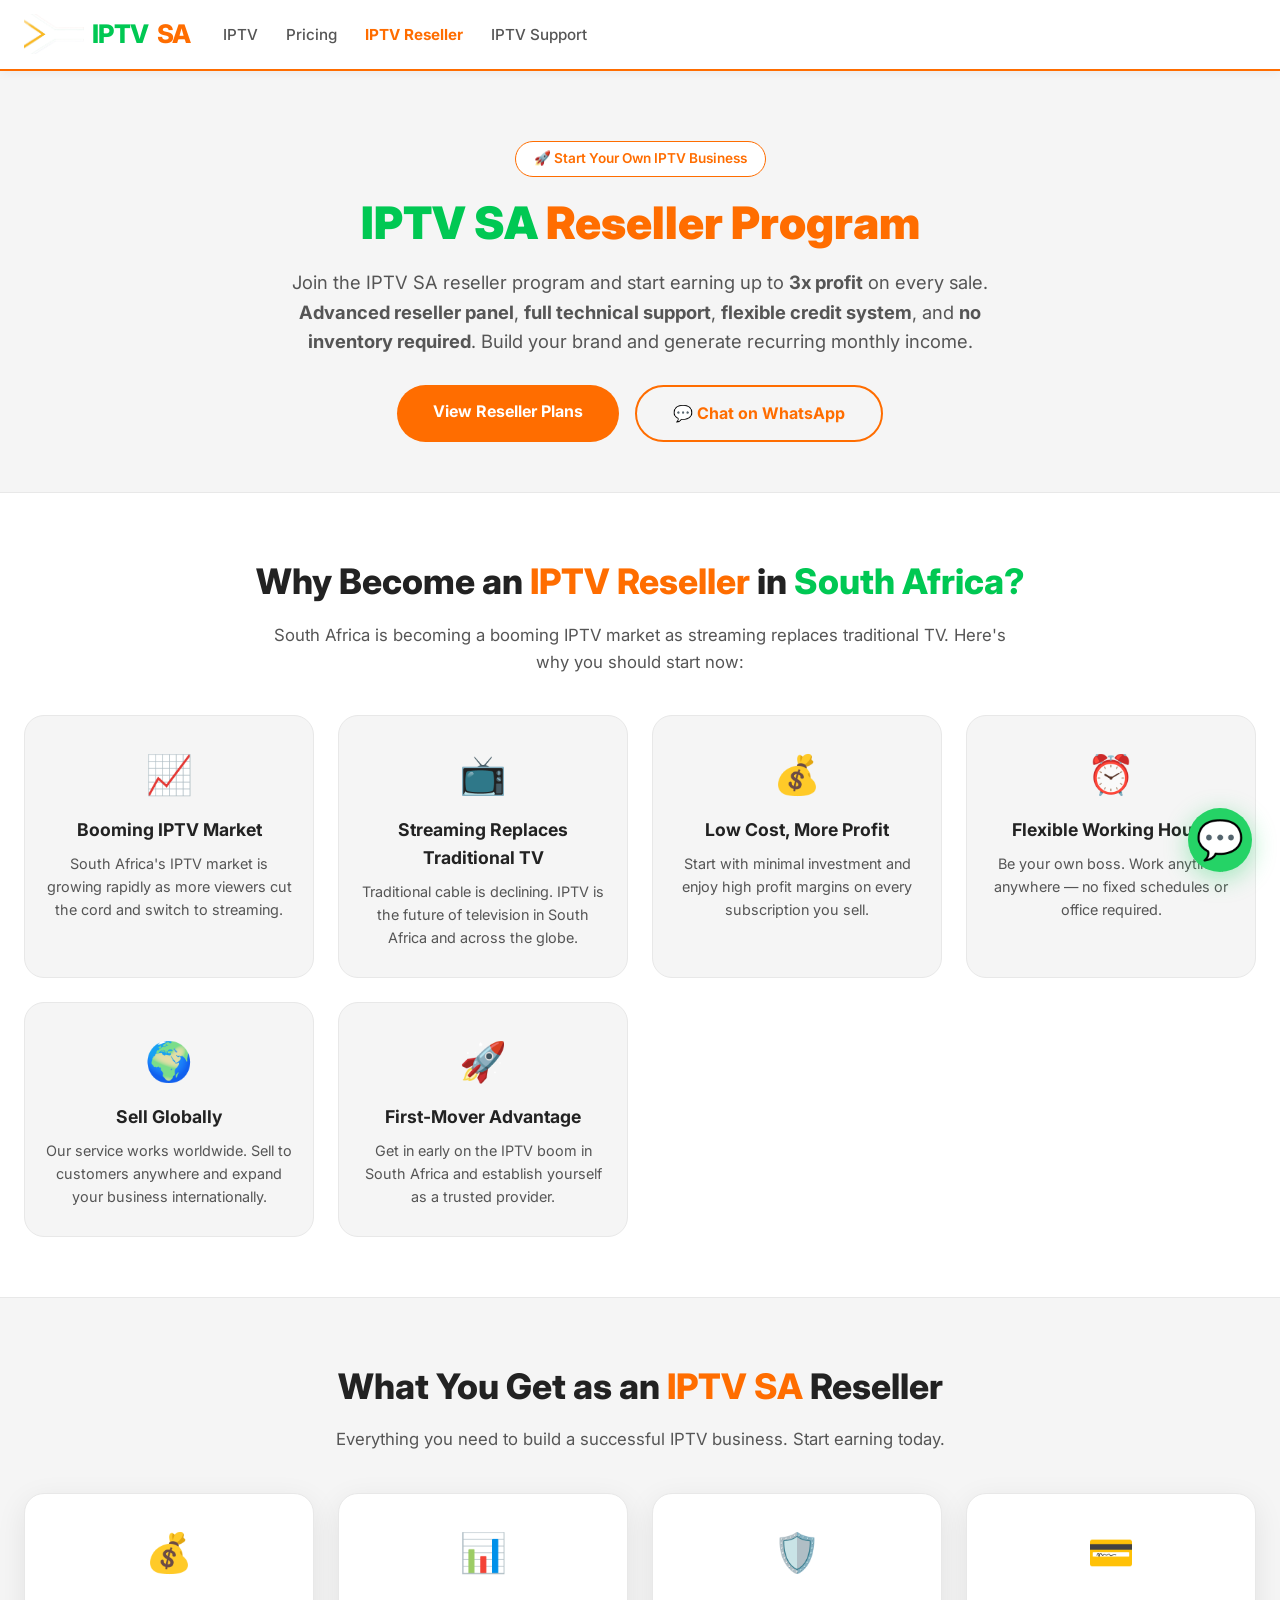
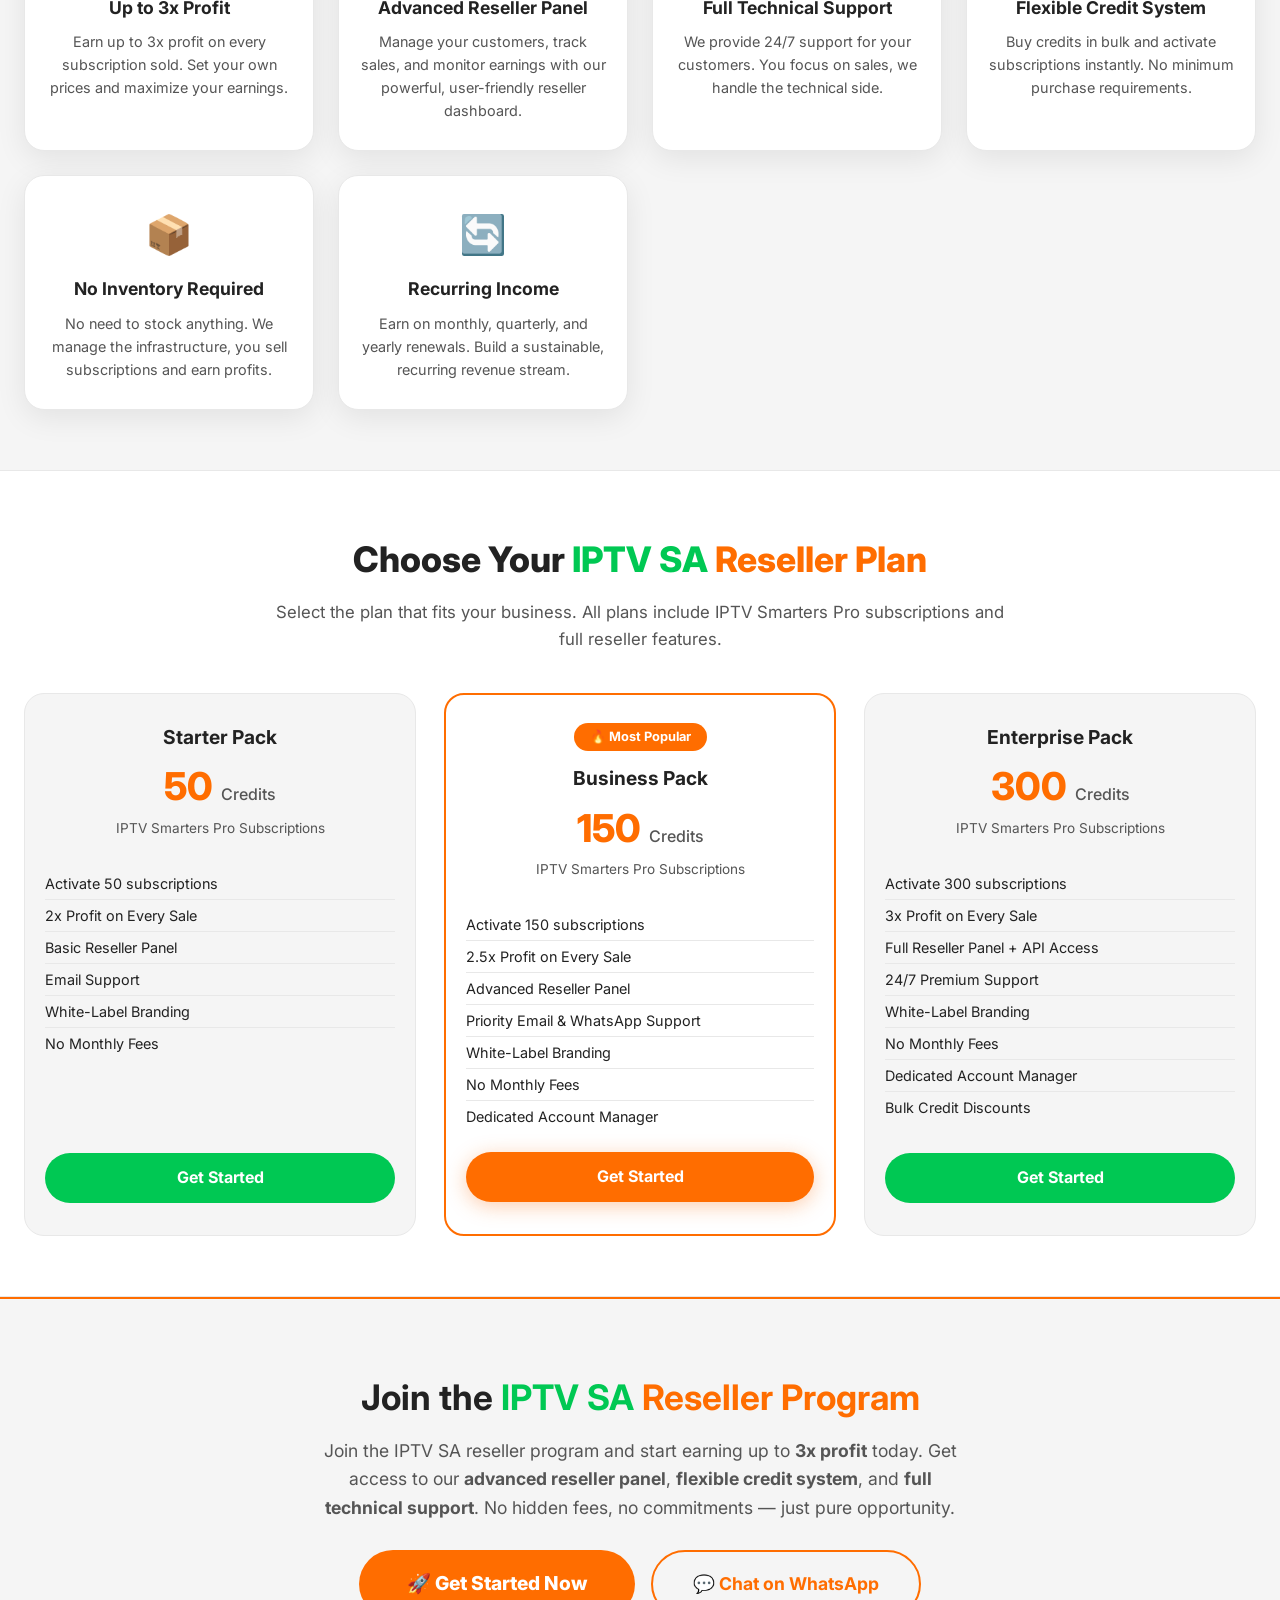
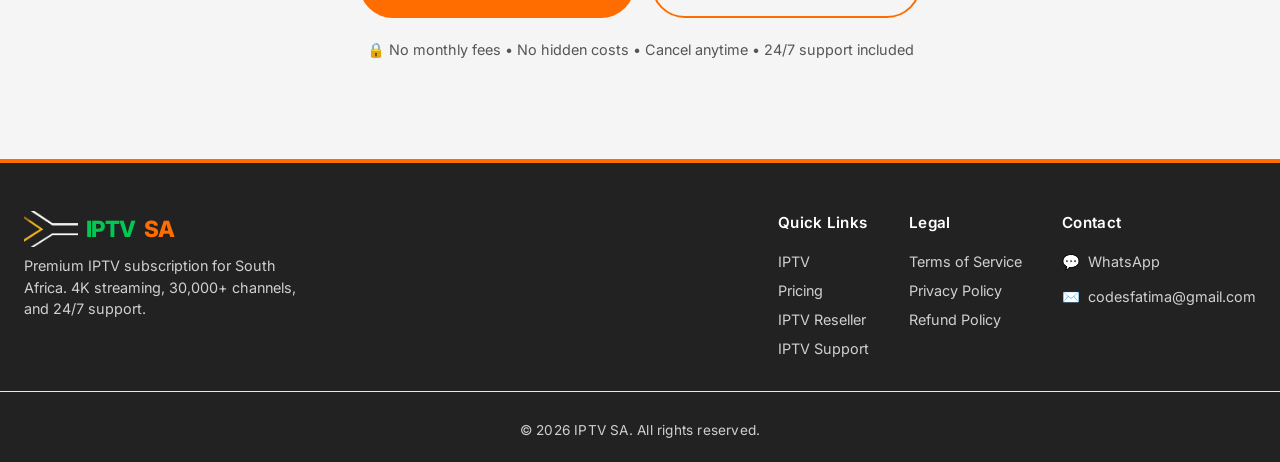
<file: reseller/index.html>
<!DOCTYPE html>
<html lang="en-ZA">
<head>
    <meta charset="UTF-8" />
    <meta name="viewport" content="width=device-width, initial-scale=1.0" />
    <title>IPTVSA Reseller Program – Start Your Own IPTV Business</title>
    <meta name="description" content="Become an IPTV SA reseller and earn up to 3x profit. Advanced reseller panel, full support, flexible credit system, and no inventory required." />
    <link rel="canonical" href="https://tviptvsa.co.za/reseller/" />
    <link rel="icon" type="image/png" href="/Flag-South-Africa.png" />
    <link rel="apple-touch-icon" href="/Flag-South-Africa.png" />
    <meta property="og:title" content="IPTVSA Reseller Program – Start Your Own IPTV Business" />
    <meta property="og:description" content="Become an IPTV SA reseller and earn up to 3x profit. Advanced reseller panel, full support, flexible credit system." />
    <meta property="og:url" content="https://tviptvsa.co.za/reseller/" />
    <meta property="og:type" content="website" />
    <meta property="og:image" content="https://tviptvsa.co.za/Flag-South-Africa.png" />
    <meta name="twitter:card" content="summary_large_image" />
    <meta name="twitter:image" content="https://tviptvsa.co.za/Flag-South-Africa.png" />
    <link rel="preconnect" href="https://fonts.googleapis.com" />
    <link rel="preconnect" href="https://fonts.gstatic.com" crossorigin />
    <link href="https://fonts.googleapis.com/css2?family=Inter:opsz,wght@14..32,400;14..32,500;14..32,600;14..32,700;14..32,800;14..32,900&display=swap" rel="stylesheet" />
    <style>
        * {
            margin: 0;
            padding: 0;
            box-sizing: border-box;
        }

        :root {
            --green: #00c853;
            --orange: #ff6d00;
            --white: #ffffff;
            --light-gray: #f5f5f5;
            --medium-gray: #e8e8e8;
            --dark-gray: #d0d0d0;
            --black: #1a1a1a;
            --text: #222222;
            --text-light: #555555;
            --shadow: 0 8px 30px rgba(0,0,0,0.08);
            --radius: 20px;
            --transition: 0.25s ease;
        }

        body {
            font-family: 'Inter', -apple-system, BlinkMacSystemFont, sans-serif;
            background-color: var(--white);
            color: var(--text);
            line-height: 1.6;
        }

        .container {
            max-width: 1280px;
            margin: 0 auto;
            padding: 0 24px;
        }

        .navbar {
            background: var(--white);
            padding: 14px 0;
            border-bottom: 2px solid var(--orange);
            position: sticky;
            top: 0;
            z-index: 999;
            box-shadow: 0 2px 10px rgba(0,0,0,0.05);
        }

        .navbar .container {
            display: flex;
            justify-content: flex-start;
            align-items: center;
            flex-wrap: wrap;
            gap: 32px;
        }

        .logo {
            display: flex;
            align-items: center;
            gap: 8px;
            text-decoration: none;
            font-weight: 800;
            font-size: 1.6rem;
            letter-spacing: -0.5px;
            flex-shrink: 0;
        }

        .logo .logo-img {
            height: 40px;
            width: auto;
            display: block;
            border-radius: 4px;
            object-fit: contain;
        }

        .logo .green { color: var(--green); }
        .logo .orange { color: var(--orange); }

        .nav-toggle {
            display: none;
            background: none;
            border: none;
            font-size: 1.8rem;
            cursor: pointer;
            padding: 4px 12px;
            margin-left: auto;
            color: var(--text);
        }

        .nav-links {
            display: flex;
            gap: 28px;
            list-style: none;
            align-items: center;
            flex-wrap: wrap;
            margin-left: 0;
        }

        .nav-links a {
            text-decoration: none;
            color: var(--text-light);
            font-weight: 500;
            font-size: 0.95rem;
            transition: color var(--transition);
        }

        .nav-links a:hover {
            color: var(--orange);
        }

        @media (max-width: 768px) {
            .navbar .container {
                justify-content: space-between;
                gap: 0;
            }
            .nav-toggle {
                display: block;
            }
            .nav-links {
                display: none;
                flex-direction: column;
                width: 100%;
                padding: 20px 0 12px;
                gap: 16px;
                border-top: 1px solid var(--medium-gray);
                margin-top: 12px;
                order: 3;
                align-items: flex-start;
            }
            .nav-links.open {
                display: flex;
            }
            .nav-links a {
                font-size: 1.1rem;
                padding: 4px 0;
            }
            .logo .logo-img {
                height: 32px;
            }
        }

        .btn-secondary {
            display: inline-block;
            background: transparent;
            color: var(--orange);
            font-weight: 700;
            padding: 14px 36px;
            border-radius: 60px;
            text-decoration: none;
            border: 2px solid var(--orange);
            transition: background var(--transition), color var(--transition);
        }
        .btn-secondary:hover { background: var(--orange); color: var(--white); }

        .btn-reseller-cta {
            display: inline-block;
            background: var(--orange);
            color: var(--white);
            font-weight: 700;
            padding: 14px 36px;
            border-radius: 60px;
            text-decoration: none;
            transition: background var(--transition), transform 0.15s;
            border: none;
            font-size: 1rem;
        }
        .btn-reseller-cta:hover { background: #e66000; transform: scale(1.02); }

        .btn-buy-reseller {
            display: inline-block;
            background: var(--green);
            color: var(--white);
            font-weight: 700;
            padding: 12px 32px;
            border-radius: 60px;
            text-decoration: none;
            transition: background var(--transition), transform 0.15s;
        }
        .btn-buy-reseller:hover { background: #00b34a; transform: scale(1.02); }

        .btn-cta-large {
            display: inline-block;
            background: var(--orange);
            color: var(--white);
            font-weight: 800;
            padding: 18px 48px;
            border-radius: 60px;
            text-decoration: none;
            font-size: 1.2rem;
            transition: background var(--transition), transform 0.15s;
        }
        .btn-cta-large:hover { background: #e66000; transform: scale(1.02); }

        .section-title {
            font-size: 2.2rem;
            font-weight: 800;
            text-align: center;
            margin-bottom: 12px;
            color: var(--text);
        }
        .section-title .green { color: var(--green); }
        .section-title .orange { color: var(--orange); }

        .section-sub {
            text-align: center;
            max-width: 750px;
            margin: 0 auto 40px;
            color: var(--text-light);
            font-size: 1.05rem;
        }

        .reseller-hero {
            padding: 70px 0 50px;
            background: var(--light-gray);
            border-bottom: 1px solid var(--medium-gray);
            text-align: center;
        }
        .reseller-hero .badge {
            display: inline-block;
            background: var(--white);
            color: var(--orange);
            font-weight: 600;
            padding: 6px 18px;
            border-radius: 60px;
            font-size: 0.85rem;
            margin-bottom: 20px;
            border: 1px solid var(--orange);
        }
        .reseller-hero h1 {
            font-size: 2.8rem;
            font-weight: 900;
            line-height: 1.2;
            margin-bottom: 18px;
            color: var(--text);
        }
        .reseller-hero h1 .green { color: var(--green); }
        .reseller-hero h1 .orange { color: var(--orange); }
        .reseller-hero p {
            font-size: 1.15rem;
            color: var(--text-light);
            max-width: 750px;
            margin: 0 auto 28px;
        }
        .reseller-hero .hero-buttons {
            display: flex;
            gap: 16px;
            justify-content: center;
            flex-wrap: wrap;
        }

        @media (max-width: 640px) {
            .reseller-hero h1 { font-size: 2rem; }
        }

        .why-reseller-sa {
            padding: 60px 0;
            background: var(--white);
            border-bottom: 1px solid var(--medium-gray);
        }
        .sa-benefits-grid {
            display: grid;
            grid-template-columns: repeat(auto-fit, minmax(280px, 1fr));
            gap: 24px;
        }
        .sa-benefit-card {
            background: var(--light-gray);
            padding: 28px 20px;
            border-radius: var(--radius);
            border: 1px solid var(--medium-gray);
            text-align: center;
            transition: transform var(--transition), border-color var(--transition);
        }
        .sa-benefit-card:hover { transform: translateY(-4px); border-color: var(--orange); }
        .sa-benefit-card .icon { font-size: 2.4rem; display: block; margin-bottom: 10px; }
        .sa-benefit-card h3 { font-size: 1.1rem; margin-bottom: 8px; color: var(--text); }
        .sa-benefit-card p { font-size: 0.9rem; color: var(--text-light); }

        .why-reseller {
            padding: 60px 0;
            background: var(--light-gray);
            border-bottom: 1px solid var(--medium-gray);
        }
        .reseller-benefits {
            display: grid;
            grid-template-columns: repeat(auto-fit, minmax(280px, 1fr));
            gap: 24px;
        }
        .benefit-card {
            background: var(--white);
            padding: 28px 20px;
            border-radius: var(--radius);
            border: 1px solid var(--medium-gray);
            text-align: center;
            transition: transform var(--transition), border-color var(--transition);
            box-shadow: var(--shadow);
        }
        .benefit-card:hover { transform: translateY(-4px); border-color: var(--green); }
        .benefit-card .icon { font-size: 2.4rem; display: block; margin-bottom: 10px; }
        .benefit-card h3 { font-size: 1.1rem; margin-bottom: 8px; color: var(--text); }
        .benefit-card p { font-size: 0.9rem; color: var(--text-light); }

        .pricing-reseller {
            padding: 60px 0;
            background: var(--white);
            border-bottom: 1px solid var(--medium-gray);
        }
        .pricing-grid-reseller {
            display: grid;
            grid-template-columns: repeat(auto-fit, minmax(260px, 1fr));
            gap: 28px;
            align-items: stretch;
        }
        .pricing-card-reseller {
            background: var(--light-gray);
            padding: 28px 20px 32px;
            border-radius: var(--radius);
            border: 1px solid var(--medium-gray);
            text-align: center;
            display: flex;
            flex-direction: column;
            transition: transform var(--transition), border-color var(--transition);
            position: relative;
        }
        .pricing-card-reseller:hover { transform: translateY(-4px); border-color: var(--orange); }
        .pricing-card-reseller.popular {
            border: 2px solid var(--orange);
            background: var(--white);
        }
        .pricing-card-reseller .plan-name {
            font-weight: 700;
            font-size: 1.2rem;
            color: var(--text);
            margin-bottom: 4px;
        }
        .pricing-card-reseller .credit-amount {
            font-size: 2.4rem;
            font-weight: 800;
            color: var(--orange);
        }
        .pricing-card-reseller .credit-amount small {
            font-size: 1rem;
            font-weight: 500;
            color: var(--text-light);
        }
        .pricing-card-reseller .price-desc {
            font-size: 0.85rem;
            color: var(--text-light);
            margin-bottom: 16px;
        }
        .pricing-card-reseller .features {
            list-style: none;
            text-align: left;
            margin: 12px 0 20px;
            flex: 1;
        }
        .pricing-card-reseller .features li {
            padding: 4px 0;
            border-bottom: 1px solid var(--medium-gray);
            font-size: 0.9rem;
            color: var(--text);
        }
        .pricing-card-reseller .features li:last-child { border-bottom: none; }

        .popular-badge {
            display: inline-block;
            background: var(--orange);
            color: var(--white);
            font-weight: 700;
            padding: 4px 16px;
            border-radius: 60px;
            font-size: 0.8rem;
            margin-bottom: 12px;
            align-self: center;
        }

        .cta-reseller {
            padding: 70px 0;
            background: var(--light-gray);
            border-top: 2px solid var(--orange);
            border-bottom: 2px solid var(--orange);
            text-align: center;
        }
        .cta-reseller h2 {
            font-size: 2.2rem;
            margin-bottom: 12px;
            color: var(--text);
        }
        .cta-reseller h2 .green { color: var(--green); }
        .cta-reseller h2 .orange { color: var(--orange); }
        .cta-reseller p {
            max-width: 640px;
            margin: 0 auto 28px;
            font-size: 1.1rem;
            color: var(--text-light);
        }
        .cta-reseller .cta-buttons {
            display: flex;
            gap: 16px;
            justify-content: center;
            flex-wrap: wrap;
        }

        @media (max-width: 480px) {
            .cta-reseller h2 { font-size: 1.6rem; }
            .pricing-grid-reseller { grid-template-columns: 1fr; }
            .btn-reseller-cta, .btn-secondary, .btn-cta-large {
                padding: 12px 24px;
                font-size: 0.95rem;
                width: 100%;
                max-width: 320px;
                text-align: center;
            }
            .reseller-hero .hero-buttons {
                flex-direction: column;
                align-items: center;
            }
            .logo .logo-img {
                height: 28px;
            }
        }

        .footer {
            background: var(--text);
            color: var(--light-gray);
            padding: 48px 0 20px;
            border-top: 2px solid var(--orange);
        }
        .footer .container {
            display: flex;
            flex-wrap: wrap;
            justify-content: space-between;
            gap: 40px;
        }
        .footer-brand { max-width: 280px; }
        .footer-brand .logo { color: var(--white); font-size: 1.4rem; }
        .footer-brand .logo .logo-img { height: 36px; }
        .footer-brand p { font-size: 0.9rem; color: var(--dark-gray); margin-top: 8px; line-height: 1.5; }
        .footer-columns {
            display: flex;
            flex-wrap: wrap;
            gap: 40px;
        }
        .footer-column h4 {
            color: var(--white);
            font-weight: 600;
            font-size: 0.95rem;
            margin-bottom: 12px;
            letter-spacing: 0.3px;
        }
        .footer-column a {
            display: block;
            color: var(--dark-gray);
            text-decoration: none;
            font-size: 0.9rem;
            padding: 3px 0;
            transition: color 0.2s;
        }
        .footer-column a:hover { color: var(--orange); }
        .footer-contact-items {
            display: flex;
            flex-direction: column;
            gap: 6px;
        }
        .footer-contact-items .contact-item {
            display: flex;
            align-items: center;
            gap: 8px;
            color: var(--dark-gray);
            text-decoration: none;
            font-size: 0.9rem;
            transition: color 0.2s;
        }
        .footer-contact-items .contact-item:hover { color: var(--orange); }
        .footer-bottom {
            text-align: center;
            padding-top: 28px;
            margin-top: 28px;
            border-top: 1px solid var(--medium-gray);
            font-size: 0.85rem;
            color: var(--dark-gray);
            letter-spacing: 0.2px;
        }
        .footer-bottom a {
            color: var(--dark-gray);
            text-decoration: none;
        }
        .footer-bottom a:hover { color: var(--orange); }

        @media (max-width: 768px) {
            .footer .container { flex-direction: column; gap: 30px; }
            .footer-columns { flex-direction: column; gap: 24px; }
            .footer-brand .logo .logo-img { height: 28px; }
        }

        .whatsapp-float {
            position: fixed;
            bottom: 28px;
            right: 28px;
            background: #25d366;
            color: var(--white);
            width: 64px;
            height: 64px;
            border-radius: 60px;
            display: flex;
            align-items: center;
            justify-content: center;
            font-size: 2.4rem;
            box-shadow: 0 6px 24px rgba(37, 211, 102, 0.4);
            text-decoration: none;
            transition: transform 0.2s;
            z-index: 1000;
        }
        .whatsapp-float:hover { transform: scale(1.08); }

        @media (max-width: 480px) {
            .whatsapp-float {
                width: 56px;
                height: 56px;
                font-size: 2rem;
                bottom: 20px;
                right: 20px;
            }
        }
    </style>
</head>
<body>

    <!-- ===== NAVBAR ===== -->
    <nav class="navbar">
        <div class="container">
            <a href="/" class="logo">
                <img src="/Flag-South-Africa.png" alt="IPTVSA South Africa Flag" class="logo-img">
                <span class="green">IPTV</span><span class="orange">SA</span>
            </a>
            <button class="nav-toggle" id="navToggle" aria-label="Toggle navigation menu">☰</button>
            <ul class="nav-links" id="navLinks">
                <li><a href="/">IPTV</a></li>
                <li><a href="/#pricing">Pricing</a></li>
                <li><a href="/reseller/" style="color: var(--orange); font-weight: 700;">IPTV Reseller</a></li>
                <li><a href="/support/">IPTV Support</a></li>
            </ul>
        </div>
    </nav>

    <!-- ===== RESELLER HERO ===== -->
    <section class="reseller-hero">
        <div class="container">
            <div class="badge">🚀 Start Your Own IPTV Business</div>
            <h1><span class="green">IPTV SA</span> <span class="orange">Reseller Program</span></h1>
            <p>
                Join the IPTV SA reseller program and start earning up to <strong>3x profit</strong> on every sale.
                <strong>Advanced reseller panel</strong>, <strong>full technical support</strong>,
                <strong>flexible credit system</strong>, and <strong>no inventory required</strong>.
                Build your brand and generate recurring monthly income.
            </p>
            <div class="hero-buttons">
                <a href="#pricing-reseller" class="btn-reseller-cta">View Reseller Plans</a>
                <a href="https://wa.me/923020548889?text=Hi!%20I%20want%20to%20become%20an%20IPTV%20SA%20reseller.%20Please%20share%20the%20details%20and%20pricing."
                   class="btn-secondary" target="_blank" rel="noopener">💬 Chat on WhatsApp</a>
            </div>
        </div>
    </section>

    <!-- ===== WHY RESELLER SA ===== -->
    <section class="why-reseller-sa">
        <div class="container">
            <h2 class="section-title">Why Become an <span class="orange">IPTV Reseller</span> in <span class="green">South Africa?</span></h2>
            <p class="section-sub">South Africa is becoming a booming IPTV market as streaming replaces traditional TV. Here's why you should start now:</p>
            <div class="sa-benefits-grid">
                <div class="sa-benefit-card">
                    <span class="icon">📈</span>
                    <h3>Booming IPTV Market</h3>
                    <p>South Africa's IPTV market is growing rapidly as more viewers cut the cord and switch to streaming.</p>
                </div>
                <div class="sa-benefit-card">
                    <span class="icon">📺</span>
                    <h3>Streaming Replaces Traditional TV</h3>
                    <p>Traditional cable is declining. IPTV is the future of television in South Africa and across the globe.</p>
                </div>
                <div class="sa-benefit-card">
                    <span class="icon">💰</span>
                    <h3>Low Cost, More Profit</h3>
                    <p>Start with minimal investment and enjoy high profit margins on every subscription you sell.</p>
                </div>
                <div class="sa-benefit-card">
                    <span class="icon">⏰</span>
                    <h3>Flexible Working Hours</h3>
                    <p>Be your own boss. Work anytime, anywhere — no fixed schedules or office required.</p>
                </div>
                <div class="sa-benefit-card">
                    <span class="icon">🌍</span>
                    <h3>Sell Globally</h3>
                    <p>Our service works worldwide. Sell to customers anywhere and expand your business internationally.</p>
                </div>
                <div class="sa-benefit-card">
                    <span class="icon">🚀</span>
                    <h3>First-Mover Advantage</h3>
                    <p>Get in early on the IPTV boom in South Africa and establish yourself as a trusted provider.</p>
                </div>
            </div>
        </div>
    </section>

    <!-- ===== WHAT YOU GET ===== -->
    <section class="why-reseller">
        <div class="container">
            <h2 class="section-title">What You Get as an <span class="orange">IPTV SA</span> Reseller</h2>
            <p class="section-sub">Everything you need to build a successful IPTV business. Start earning today.</p>
            <div class="reseller-benefits">
                <div class="benefit-card">
                    <span class="icon">💰</span>
                    <h3>Up to 3x Profit</h3>
                    <p>Earn up to 3x profit on every subscription sold. Set your own prices and maximize your earnings.</p>
                </div>
                <div class="benefit-card">
                    <span class="icon">📊</span>
                    <h3>Advanced Reseller Panel</h3>
                    <p>Manage your customers, track sales, and monitor earnings with our powerful, user-friendly reseller dashboard.</p>
                </div>
                <div class="benefit-card">
                    <span class="icon">🛡️</span>
                    <h3>Full Technical Support</h3>
                    <p>We provide 24/7 support for your customers. You focus on sales, we handle the technical side.</p>
                </div>
                <div class="benefit-card">
                    <span class="icon">💳</span>
                    <h3>Flexible Credit System</h3>
                    <p>Buy credits in bulk and activate subscriptions instantly. No minimum purchase requirements.</p>
                </div>
                <div class="benefit-card">
                    <span class="icon">📦</span>
                    <h3>No Inventory Required</h3>
                    <p>No need to stock anything. We manage the infrastructure, you sell subscriptions and earn profits.</p>
                </div>
                <div class="benefit-card">
                    <span class="icon">🔄</span>
                    <h3>Recurring Income</h3>
                    <p>Earn on monthly, quarterly, and yearly renewals. Build a sustainable, recurring revenue stream.</p>
                </div>
            </div>
        </div>
    </section>

    <!-- ===== PRICING RESELLER ===== -->
    <section class="pricing-reseller" id="pricing-reseller">
        <div class="container">
            <h2 class="section-title">Choose Your <span class="green">IPTV SA</span> <span class="orange">Reseller Plan</span></h2>
            <p class="section-sub">Select the plan that fits your business. All plans include IPTV Smarters Pro subscriptions and full reseller features.</p>
            <div class="pricing-grid-reseller">
                <div class="pricing-card-reseller">
                    <div class="plan-name">Starter Pack</div>
                    <div class="credit-amount">50 <small>Credits</small></div>
                    <div class="price-desc">IPTV Smarters Pro Subscriptions</div>
                    <ul class="features">
                        <li>Activate 50 subscriptions</li>
                        <li>2x Profit on Every Sale</li>
                        <li>Basic Reseller Panel</li>
                        <li>Email Support</li>
                        <li>White-Label Branding</li>
                        <li>No Monthly Fees</li>
                    </ul>
                    <a href="https://wa.me/923020548889?text=Hi!%20I%20want%20to%20buy%20the%20Starter%20Pack%20(50%20credits)%20of%20the%20IPTV%20SA%20Reseller%20Program.%20Please%20send%20me%20the%20details."
                       class="btn-buy-reseller" target="_blank" rel="noopener">Get Started</a>
                </div>
                <div class="pricing-card-reseller popular">
                    <span class="popular-badge">🔥 Most Popular</span>
                    <div class="plan-name">Business Pack</div>
                    <div class="credit-amount">150 <small>Credits</small></div>
                    <div class="price-desc">IPTV Smarters Pro Subscriptions</div>
                    <ul class="features">
                        <li>Activate 150 subscriptions</li>
                        <li>2.5x Profit on Every Sale</li>
                        <li>Advanced Reseller Panel</li>
                        <li>Priority Email &amp; WhatsApp Support</li>
                        <li>White-Label Branding</li>
                        <li>No Monthly Fees</li>
                        <li>Dedicated Account Manager</li>
                    </ul>
                    <a href="https://wa.me/923020548889?text=Hi!%20I%20want%20to%20buy%20the%20Business%20Pack%20(150%20credits)%20of%20the%20IPTV%20SA%20Reseller%20Program.%20Please%20send%20me%20the%20details."
                       class="btn-buy-reseller" style="background: var(--orange); box-shadow: 0 4px 20px rgba(249, 115, 22, 0.35);" target="_blank" rel="noopener">Get Started</a>
                </div>
                <div class="pricing-card-reseller">
                    <div class="plan-name">Enterprise Pack</div>
                    <div class="credit-amount">300 <small>Credits</small></div>
                    <div class="price-desc">IPTV Smarters Pro Subscriptions</div>
                    <ul class="features">
                        <li>Activate 300 subscriptions</li>
                        <li>3x Profit on Every Sale</li>
                        <li>Full Reseller Panel + API Access</li>
                        <li>24/7 Premium Support</li>
                        <li>White-Label Branding</li>
                        <li>No Monthly Fees</li>
                        <li>Dedicated Account Manager</li>
                        <li>Bulk Credit Discounts</li>
                    </ul>
                    <a href="https://wa.me/923020548889?text=Hi!%20I%20want%20to%20buy%20the%20Enterprise%20Pack%20(300%20credits)%20of%20the%20IPTV%20SA%20Reseller%20Program.%20Please%20send%20me%20the%20details."
                       class="btn-buy-reseller" target="_blank" rel="noopener">Get Started</a>
                </div>
            </div>
        </div>
    </section>

    <!-- ===== CTA RESELLER ===== -->
    <section class="cta-reseller" id="cta-reseller">
        <div class="container">
            <h2>Join the <span class="green">IPTV SA</span> <span class="orange">Reseller Program</span></h2>
            <p>
                Join the IPTV SA reseller program and start earning up to <strong>3x profit</strong> today. Get access to our <strong>advanced reseller panel</strong>, <strong>flexible credit system</strong>, and <strong>full technical support</strong>. No hidden fees, no commitments — just pure opportunity.
            </p>
            <div class="cta-buttons">
                <a href="https://wa.me/923020548889?text=Hi!%20I%20want%20to%20get%20started%20as%20an%20IPTV%20SA%20reseller%20right%20now.%20Please%20guide%20me%20through%20the%20setup."
                   class="btn-cta-large" target="_blank" rel="noopener">🚀 Get Started Now</a>
                <a href="https://wa.me/923020548889?text=Hi!%20I%20want%20to%20become%20an%20IPTV%20SA%20reseller.%20Please%20share%20the%20details%20and%20pricing."
                   class="btn-secondary" target="_blank" rel="noopener" style="padding: 18px 40px; font-size: 1.1rem;">💬 Chat on WhatsApp</a>
            </div>
            <p style="color: var(--text-light); margin-top: 20px; font-size: 0.9rem;">🔒 No monthly fees • No hidden costs • Cancel anytime • 24/7 support included</p>
        </div>
    </section>

    <!-- ===== FOOTER ===== -->
    <footer class="footer">
        <div class="container">
            <div class="footer-brand">
                <a href="/" class="logo">
                    <img src="/Flag-South-Africa.png" alt="IPTVSA South Africa Flag" class="logo-img">
                    <span class="green">IPTV</span><span class="orange">SA</span>
                </a>
                <p>Premium IPTV subscription for South Africa. 4K streaming, 30,000+ channels, and 24/7 support.</p>
            </div>
            <div class="footer-columns">
                <div class="footer-column">
                    <h4>Quick Links</h4>
                    <a href="/">IPTV</a>
                    <a href="/#pricing">Pricing</a>
                    <a href="/reseller/">IPTV Reseller</a>
                    <a href="/support/">IPTV Support</a>
                </div>
                <div class="footer-column">
                    <h4>Legal</h4>
                    <a href="#">Terms of Service</a>
                    <a href="#">Privacy Policy</a>
                    <a href="#">Refund Policy</a>
                </div>
                <div class="footer-column">
                    <h4>Contact</h4>
                    <div class="footer-contact-items">
                        <a href="https://wa.me/923020548889?text=Hi!%20I%20want%20to%20know%20more%20about%20the%20IPTV%20SA%20Reseller%20Program."
                           class="contact-item" target="_blank" rel="noopener">
                            <span class="icon">💬</span>
                            <span>WhatsApp</span>
                        </a>
                        <a href="mailto:codesfatima@gmail.com" class="contact-item">
                            <span class="icon">✉️</span>
                            <span>codesfatima@gmail.com</span>
                        </a>
                    </div>
                </div>
            </div>
        </div>
        <div class="footer-bottom">
            &copy; 2026 <a href="/">IPTV SA</a>. All rights reserved.
        </div>
    </footer>

    <!-- ===== WHATSAPP FLOATING BUTTON ===== -->
    <a href="https://wa.me/923020548889?text=Hi!%20I%20want%20to%20become%20an%20IPTV%20SA%20reseller.%20Please%20share%20the%20details."
       class="whatsapp-float" target="_blank" rel="noopener" aria-label="Chat on WhatsApp">
        💬
    </a>

    <script>
        // ===== NAVBAR TOGGLE =====
        document.getElementById('navToggle').addEventListener('click', function() {
            document.getElementById('navLinks').classList.toggle('open');
        });
        document.querySelectorAll('.nav-links a').forEach(link => {
            link.addEventListener('click', () => {
                document.getElementById('navLinks').classList.remove('open');
            });
        });

        // ===== SMOOTH SCROLL for on-page anchors =====
        document.querySelectorAll('a[href^="#"]').forEach(anchor => {
            anchor.addEventListener('click', function (e) {
                const href = this.getAttribute('href');
                if (!href || href === '#') return;
                const target = document.querySelector(href);
                if (target) {
                    e.preventDefault();
                    target.scrollIntoView({ behavior: 'smooth' });
                }
            });
        });
    </script>
</body>
</html>
</file>
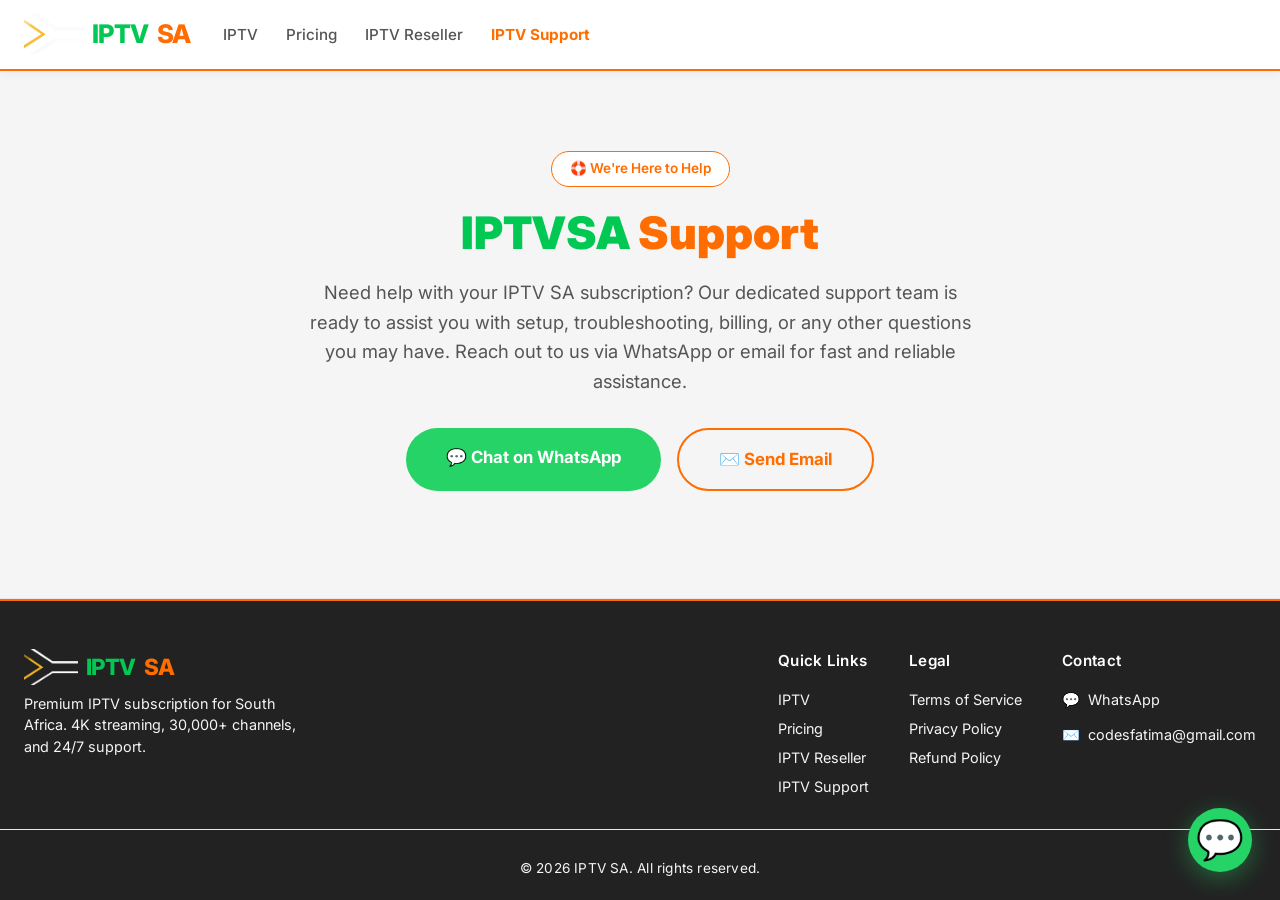
<file: support/index.html>
<!DOCTYPE html>
<html lang="en-ZA">
<head>
    <meta charset="UTF-8" />
    <meta name="viewport" content="width=device-width, initial-scale=1.0" />
    <title>IPTVSA Support – Get Help & Assistance for Your IPTV Subscription</title>
    <meta name="description" content="Need help with your IPTV SA subscription? Contact our support team via WhatsApp or email for fast and reliable assistance." />
    <link rel="canonical" href="https://tviptvsa.co.za/support/" />
    <link rel="icon" type="image/png" href="/Flag-South-Africa.png" />
    <link rel="apple-touch-icon" href="/Flag-South-Africa.png" />
    <meta property="og:title" content="IPTVSA Support – Get Help & Assistance for Your IPTV Subscription" />
    <meta property="og:description" content="Need help with your IPTV SA subscription? Contact our support team via WhatsApp or email for fast and reliable assistance." />
    <meta property="og:url" content="https://tviptvsa.co.za/support/" />
    <meta property="og:type" content="website" />
    <meta property="og:image" content="https://tviptvsa.co.za/Flag-South-Africa.png" />
    <meta name="twitter:card" content="summary_large_image" />
    <meta name="twitter:image" content="https://tviptvsa.co.za/Flag-South-Africa.png" />
    <link rel="preconnect" href="https://fonts.googleapis.com" />
    <link rel="preconnect" href="https://fonts.gstatic.com" crossorigin />
    <link href="https://fonts.googleapis.com/css2?family=Inter:opsz,wght@14..32,400;14..32,500;14..32,600;14..32,700;14..32,800;14..32,900&display=swap" rel="stylesheet" />
    <style>
        * {
            margin: 0;
            padding: 0;
            box-sizing: border-box;
        }

        :root {
            --green: #00c853;
            --orange: #ff6d00;
            --white: #ffffff;
            --light-gray: #f5f5f5;
            --medium-gray: #e8e8e8;
            --dark-gray: #d0d0d0;
            --black: #1a1a1a;
            --text: #222222;
            --text-light: #555555;
            --shadow: 0 8px 30px rgba(0,0,0,0.08);
            --radius: 20px;
            --transition: 0.25s ease;
        }

        body {
            font-family: 'Inter', -apple-system, BlinkMacSystemFont, sans-serif;
            background-color: var(--white);
            color: var(--text);
            line-height: 1.6;
            min-height: 100vh;
            display: flex;
            flex-direction: column;
        }

        .container {
            max-width: 1280px;
            margin: 0 auto;
            padding: 0 24px;
        }

        .navbar {
            background: var(--white);
            padding: 14px 0;
            border-bottom: 2px solid var(--orange);
            position: sticky;
            top: 0;
            z-index: 999;
            box-shadow: 0 2px 10px rgba(0,0,0,0.05);
        }

        .navbar .container {
            display: flex;
            justify-content: flex-start;
            align-items: center;
            flex-wrap: wrap;
            gap: 32px;
        }

        .logo {
            display: flex;
            align-items: center;
            gap: 8px;
            text-decoration: none;
            font-weight: 800;
            font-size: 1.6rem;
            letter-spacing: -0.5px;
            flex-shrink: 0;
        }

        .logo .logo-img {
            height: 40px;
            width: auto;
            display: block;
            border-radius: 4px;
            object-fit: contain;
        }

        .logo .green { color: var(--green); }
        .logo .orange { color: var(--orange); }

        .nav-toggle {
            display: none;
            background: none;
            border: none;
            font-size: 1.8rem;
            cursor: pointer;
            padding: 4px 12px;
            margin-left: auto;
            color: var(--text);
        }

        .nav-links {
            display: flex;
            gap: 28px;
            list-style: none;
            align-items: center;
            flex-wrap: wrap;
            margin-left: 0;
        }

        .nav-links a {
            text-decoration: none;
            color: var(--text-light);
            font-weight: 500;
            font-size: 0.95rem;
            transition: color var(--transition);
        }

        .nav-links a:hover {
            color: var(--orange);
        }

        @media (max-width: 768px) {
            .navbar .container {
                justify-content: space-between;
                gap: 0;
            }
            .nav-toggle {
                display: block;
            }
            .nav-links {
                display: none;
                flex-direction: column;
                width: 100%;
                padding: 20px 0 12px;
                gap: 16px;
                border-top: 1px solid var(--medium-gray);
                margin-top: 12px;
                order: 3;
                align-items: flex-start;
            }
            .nav-links.open {
                display: flex;
            }
            .nav-links a {
                font-size: 1.1rem;
                padding: 4px 0;
            }
            .logo .logo-img {
                height: 32px;
            }
        }

        .btn-whatsapp {
            display: inline-block;
            background: #25d366;
            color: var(--white);
            font-weight: 700;
            padding: 16px 40px;
            border-radius: 60px;
            text-decoration: none;
            font-size: 1.05rem;
            transition: background var(--transition), transform 0.15s;
            border: none;
        }
        .btn-whatsapp:hover { background: #20bd5a; transform: scale(1.02); }

        .btn-email {
            display: inline-block;
            background: transparent;
            color: var(--orange);
            font-weight: 700;
            padding: 16px 40px;
            border-radius: 60px;
            text-decoration: none;
            border: 2px solid var(--orange);
            font-size: 1.05rem;
            transition: background var(--transition), color var(--transition);
        }
        .btn-email:hover { background: var(--orange); color: var(--white); }

        .support-hero {
            padding: 80px 0 60px;
            background: var(--light-gray);
            border-bottom: 1px solid var(--medium-gray);
            text-align: center;
            flex: 1;
        }
        .support-hero .badge {
            display: inline-block;
            background: var(--white);
            color: var(--orange);
            font-weight: 600;
            padding: 6px 18px;
            border-radius: 60px;
            font-size: 0.85rem;
            margin-bottom: 20px;
            border: 1px solid var(--orange);
        }
        .support-hero h1 {
            font-size: 2.8rem;
            font-weight: 900;
            line-height: 1.2;
            margin-bottom: 18px;
            color: var(--text);
        }
        .support-hero h1 .green { color: var(--green); }
        .support-hero h1 .orange { color: var(--orange); }
        .support-hero p {
            font-size: 1.15rem;
            color: var(--text-light);
            max-width: 700px;
            margin: 0 auto 32px;
            padding: 0 16px;
        }
        .support-hero .support-buttons {
            display: flex;
            gap: 16px;
            justify-content: center;
            flex-wrap: wrap;
        }

        @media (max-width: 640px) {
            .support-hero {
                padding: 50px 0 40px;
            }
            .support-hero h1 {
                font-size: 2rem;
            }
            .support-hero p {
                font-size: 1rem;
            }
            .btn-whatsapp,
            .btn-email {
                padding: 14px 28px;
                font-size: 0.95rem;
                width: 100%;
                max-width: 320px;
                text-align: center;
            }
            .support-hero .support-buttons {
                flex-direction: column;
                align-items: center;
                width: 100%;
            }
        }

        @media (max-width: 480px) {
            .support-hero h1 {
                font-size: 1.7rem;
            }
            .support-hero p {
                font-size: 0.95rem;
            }
            .logo .logo-img {
                height: 28px;
            }
        }

        .footer {
            background: var(--text);
            color: var(--light-gray);
            padding: 48px 0 20px;
            border-top: 2px solid var(--orange);
            margin-top: auto;
        }
        .footer .container {
            display: flex;
            flex-wrap: wrap;
            justify-content: space-between;
            gap: 40px;
        }
        .footer-brand { max-width: 280px; }
        .footer-brand .logo { color: var(--white); font-size: 1.4rem; }
        .footer-brand .logo .logo-img { height: 36px; }
        .footer-brand p { font-size: 0.9rem; color: var(--gray); margin-top: 8px; line-height: 1.5; }
        .footer-columns {
            display: flex;
            flex-wrap: wrap;
            gap: 40px;
        }
        .footer-column h4 {
            color: var(--white);
            font-weight: 600;
            font-size: 0.95rem;
            margin-bottom: 12px;
            letter-spacing: 0.3px;
        }
        .footer-column a {
            display: block;
            color: var(--gray);
            text-decoration: none;
            font-size: 0.9rem;
            padding: 3px 0;
            transition: color 0.2s;
        }
        .footer-column a:hover { color: var(--orange); }
        .footer-contact-items {
            display: flex;
            flex-direction: column;
            gap: 6px;
        }
        .footer-contact-items .contact-item {
            display: flex;
            align-items: center;
            gap: 8px;
            color: var(--gray);
            text-decoration: none;
            font-size: 0.9rem;
            transition: color 0.2s;
        }
        .footer-contact-items .contact-item:hover { color: var(--orange); }
        .footer-bottom {
            text-align: center;
            padding-top: 28px;
            margin-top: 28px;
            border-top: 1px solid var(--medium-gray);
            font-size: 0.85rem;
            color: var(--gray);
            letter-spacing: 0.2px;
        }
        .footer-bottom a {
            color: var(--gray);
            text-decoration: none;
        }
        .footer-bottom a:hover { color: var(--orange); }

        @media (max-width: 768px) {
            .footer .container {
                flex-direction: column;
                gap: 30px;
            }
            .footer-columns {
                flex-direction: column;
                gap: 24px;
            }
            .footer-brand {
                max-width: 100%;
            }
            .footer-brand .logo .logo-img { height: 28px; }
        }

        @media (max-width: 480px) {
            .footer {
                padding: 32px 0 16px;
            }
            .footer-brand .logo {
                font-size: 1.2rem;
            }
            .footer-brand .logo .logo-img { height: 24px; }
            .footer-column h4 {
                font-size: 0.85rem;
            }
            .footer-column a,
            .footer-contact-items .contact-item {
                font-size: 0.85rem;
            }
            .footer-bottom {
                font-size: 0.75rem;
                padding-top: 20px;
                margin-top: 20px;
            }
        }

        .whatsapp-float {
            position: fixed;
            bottom: 28px;
            right: 28px;
            background: #25d366;
            color: var(--white);
            width: 64px;
            height: 64px;
            border-radius: 60px;
            display: flex;
            align-items: center;
            justify-content: center;
            font-size: 2.4rem;
            box-shadow: 0 6px 24px rgba(37, 211, 102, 0.4);
            text-decoration: none;
            transition: transform 0.2s;
            z-index: 1000;
        }
        .whatsapp-float:hover { transform: scale(1.08); }

        @media (max-width: 480px) {
            .whatsapp-float {
                width: 56px;
                height: 56px;
                font-size: 2rem;
                bottom: 20px;
                right: 20px;
            }
        }
    </style>
</head>
<body>

    <!-- ===== NAVBAR ===== -->
    <nav class="navbar">
        <div class="container">
            <a href="/" class="logo">
                <img src="/Flag-South-Africa.png" alt="IPTVSA South Africa Flag" class="logo-img">
                <span class="green">IPTV</span><span class="orange">SA</span>
            </a>
            <button class="nav-toggle" id="navToggle" aria-label="Toggle navigation menu">☰</button>
            <ul class="nav-links" id="navLinks">
                <li><a href="/">IPTV</a></li>
                <li><a href="/#pricing">Pricing</a></li>
                <li><a href="/reseller/">IPTV Reseller</a></li>
                <li><a href="/support/" style="color: var(--orange); font-weight: 700;">IPTV Support</a></li>
            </ul>
        </div>
    </nav>

    <!-- ===== SUPPORT HERO ===== -->
    <section class="support-hero">
        <div class="container">
            <div class="badge">🛟 We're Here to Help</div>
            <h1><span class="green">IPTVSA</span> <span class="orange">Support</span></h1>
            <p>
                Need help with your IPTV SA subscription? Our dedicated support team is ready to assist you with setup, troubleshooting, billing, or any other questions you may have. Reach out to us via WhatsApp or email for fast and reliable assistance.
            </p>
            <div class="support-buttons">
                <a href="https://wa.me/923020548889?text=Hi!%20I%20need%20help%20with%20my%20IPTV%20SA%20subscription" class="btn-whatsapp" target="_blank">💬 Chat on WhatsApp</a>
                <a href="mailto:codesfatima@gmail.com" class="btn-email">✉️ Send Email</a>
            </div>
        </div>
    </section>

    <!-- ===== FOOTER ===== -->
    <footer class="footer">
        <div class="container">
            <div class="footer-brand">
                <a href="/" class="logo">
                    <img src="/Flag-South-Africa.png" alt="IPTVSA South Africa Flag" class="logo-img">
                    <span class="green">IPTV</span><span class="orange">SA</span>
                </a>
                <p>Premium IPTV subscription for South Africa. 4K streaming, 30,000+ channels, and 24/7 support.</p>
            </div>
            <div class="footer-columns">
                <div class="footer-column">
                    <h4>Quick Links</h4>
                    <a href="/">IPTV</a>
                    <a href="/#pricing">Pricing</a>
                    <a href="/reseller/">IPTV Reseller</a>
                    <a href="/support/">IPTV Support</a>
                </div>
                <div class="footer-column">
                    <h4>Legal</h4>
                    <a href="#">Terms of Service</a>
                    <a href="#">Privacy Policy</a>
                    <a href="#">Refund Policy</a>
                </div>
                <div class="footer-column">
                    <h4>Contact</h4>
                    <div class="footer-contact-items">
                        <a href="https://wa.me/923020548889" class="contact-item" target="_blank">
                            <span class="icon">💬</span>
                            <span>WhatsApp</span>
                        </a>
                        <a href="mailto:codesfatima@gmail.com" class="contact-item">
                            <span class="icon">✉️</span>
                            <span>codesfatima@gmail.com</span>
                        </a>
                    </div>
                </div>
            </div>
        </div>
        <div class="footer-bottom">
            &copy; 2026 <a href="/">IPTV SA</a>. All rights reserved.
        </div>
    </footer>

    <!-- ===== WHATSAPP FLOATING BUTTON ===== -->
    <a href="https://wa.me/923020548889?text=Hi!%20I%20need%20help%20with%20my%20IPTV%20SA%20subscription" class="whatsapp-float" target="_blank" aria-label="Chat on WhatsApp">
        💬
    </a>

    <script>
        document.getElementById('navToggle').addEventListener('click', function() {
            document.getElementById('navLinks').classList.toggle('open');
        });
        document.querySelectorAll('.nav-links a').forEach(link => {
            link.addEventListener('click', () => {
                document.getElementById('navLinks').classList.remove('open');
            });
        });
    </script>
</body>
</html>
</file>
<file: style.css>
/* ===== RESET & BASE ===== */
* {
    margin: 0;
    padding: 0;
    box-sizing: border-box;
}

html {
    scroll-behavior: smooth;
}

:root {
    --green: #00c853;
    --orange: #ff6d00;
    --white: #ffffff;
    --light-gray: #f5f5f5;
    --medium-gray: #e8e8e8;
    --dark-gray: #d0d0d0;
    --black: #1a1a1a;
    --text: #222222;
    --text-light: #555555;
    --shadow: 0 8px 30px rgba(0,0,0,0.08);
    --radius: 20px;
    --transition: 0.25s ease;
}

body {
    font-family: 'Inter', -apple-system, BlinkMacSystemFont, sans-serif;
    background-color: var(--white);
    color: var(--text);
    line-height: 1.6;
}

.container {
    max-width: 1280px;
    margin: 0 auto;
    padding: 0 24px;
}

/* ===== NAVBAR ===== */
.navbar {
    background: var(--white);
    padding: 14px 0;
    border-bottom: 2px solid var(--orange);
    position: sticky;
    top: 0;
    z-index: 999;
    box-shadow: 0 2px 10px rgba(0,0,0,0.05);
}

.navbar .container {
    display: flex;
    justify-content: flex-start;
    align-items: center;
    flex-wrap: wrap;
    gap: 32px;
}

.logo {
    display: flex;
    align-items: center;
    gap: 8px;
    text-decoration: none;
    font-weight: 800;
    font-size: 1.6rem;
    letter-spacing: -0.5px;
    flex-shrink: 0;
}

.logo .logo-img {
    height: 40px;
    width: auto;
    display: block;
    border-radius: 4px;
    object-fit: contain;
}

.logo .green { color: var(--green); }
.logo .orange { color: var(--orange); }

.nav-toggle {
    display: none;
    background: none;
    border: none;
    font-size: 1.8rem;
    cursor: pointer;
    padding: 4px 12px;
    margin-left: auto;
    color: var(--text);
}

.nav-links {
    display: flex;
    gap: 28px;
    list-style: none;
    align-items: center;
    flex-wrap: wrap;
    margin-left: 0;
}

.nav-links a {
    text-decoration: none;
    color: var(--text-light);
    font-weight: 500;
    font-size: 0.95rem;
    transition: color var(--transition);
}

.nav-links a:hover {
    color: var(--orange);
}

@media (max-width: 768px) {
    .navbar .container {
        justify-content: space-between;
        gap: 0;
    }
    .nav-toggle {
        display: block;
    }
    .nav-links {
        display: none;
        flex-direction: column;
        width: 100%;
        padding: 20px 0 12px;
        gap: 16px;
        border-top: 1px solid var(--medium-gray);
        margin-top: 12px;
        order: 3;
        align-items: flex-start;
    }
    .nav-links.open {
        display: flex;
    }
    .nav-links a {
        font-size: 1.1rem;
        padding: 4px 0;
    }
    .logo .logo-img {
        height: 32px;
    }
}

/* ===== BUTTONS ===== */
.btn-primary {
    display: inline-block;
    background: var(--green);
    color: var(--white);
    font-weight: 700;
    padding: 14px 36px;
    border-radius: 60px;
    text-decoration: none;
    transition: background var(--transition), transform 0.15s;
    border: none;
    font-size: 1rem;
}
.btn-primary:hover { background: #00b34a; transform: scale(1.02); }

.btn-secondary {
    display: inline-block;
    background: transparent;
    color: var(--orange);
    font-weight: 700;
    padding: 14px 36px;
    border-radius: 60px;
    text-decoration: none;
    border: 2px solid var(--orange);
    transition: background var(--transition), color var(--transition);
}
.btn-secondary:hover { background: var(--orange); color: var(--white); }

.btn-buy {
    display: inline-block;
    background: var(--orange);
    color: var(--white);
    font-weight: 700;
    padding: 12px 32px;
    border-radius: 60px;
    text-decoration: none;
    transition: background var(--transition);
}
.btn-buy:hover { background: #e66000; }

.btn-buy-outline {
    display: inline-block;
    background: transparent;
    color: var(--orange);
    font-weight: 700;
    padding: 12px 32px;
    border-radius: 60px;
    text-decoration: none;
    border: 2px solid var(--orange);
    transition: background var(--transition), color var(--transition);
}
.btn-buy-outline:hover { background: var(--orange); color: var(--white); }

.btn-cta-large {
    display: inline-block;
    background: var(--orange);
    color: var(--white);
    font-weight: 800;
    padding: 18px 48px;
    border-radius: 60px;
    text-decoration: none;
    font-size: 1.2rem;
    transition: background var(--transition), transform 0.15s;
}
.btn-cta-large:hover { background: #e66000; transform: scale(1.02); }

/* ===== HERO ===== */
.hero {
    padding: 60px 0 40px;
    background: var(--light-gray);
    border-bottom: 1px solid var(--medium-gray);
}
.hero-content { max-width: 900px; margin: 0 auto; text-align: center; }

.hero-badge {
    display: inline-block;
    background: var(--white);
    color: var(--orange);
    font-weight: 600;
    padding: 6px 18px;
    border-radius: 60px;
    font-size: 0.85rem;
    margin-bottom: 20px;
    border: 1px solid var(--orange);
}
.hero-badge .star { margin-right: 6px; }

.hero h1 {
    font-size: 2.8rem;
    font-weight: 900;
    line-height: 1.2;
    margin-bottom: 18px;
    color: var(--text);
}
.hero h1 .highlight-green { color: var(--green); }
.hero h1 .highlight-orange { color: var(--orange); }
.hero h1 .highlight-white { color: var(--text); display: block; font-size: 1.6rem; margin-top: 4px; }

.hero .description {
    font-size: 1.15rem;
    color: var(--text-light);
    max-width: 750px;
    margin: 0 auto 28px;
}

.hero-buttons {
    display: flex;
    gap: 16px;
    justify-content: center;
    flex-wrap: wrap;
    margin-bottom: 36px;
}

.trust-badges {
    display: flex;
    flex-wrap: wrap;
    justify-content: center;
    gap: 28px;
    margin: 30px 0 20px;
}
.trust-badge {
    display: flex;
    align-items: center;
    gap: 8px;
    background: var(--white);
    padding: 6px 18px 6px 14px;
    border-radius: 60px;
    border: 1px solid var(--medium-gray);
    box-shadow: var(--shadow);
}
.trust-badge .icon { font-size: 1.4rem; }
.trust-badge .label { font-weight: 600; font-size: 0.9rem; display: flex; flex-direction: column; color: var(--text); }
.trust-badge .label small { font-weight: 400; font-size: 0.7rem; color: var(--text-light); }

.trust-text {
    background: var(--white);
    padding: 24px 32px;
    border-radius: var(--radius);
    border: 1px solid var(--medium-gray);
    box-shadow: var(--shadow);
    max-width: 860px;
    margin: 20px auto 0;
    text-align: left;
    font-size: 1rem;
    color: var(--text-light);
}
.trust-text .cities { font-weight: 600; color: var(--orange); }

@media (max-width: 640px) {
    .hero h1 { font-size: 2rem; }
    .hero h1 .highlight-white { font-size: 1.2rem; }
    .trust-badges { gap: 12px; }
    .trust-badge { padding: 4px 12px; }
}

/* ===== SECTION TITLES ===== */
.section-title {
    font-size: 2.2rem;
    font-weight: 800;
    text-align: center;
    margin-bottom: 12px;
    color: var(--text);
}
.section-title .green { color: var(--green); }
.section-title .orange { color: var(--orange); }

.section-sub {
    text-align: center;
    max-width: 750px;
    margin: 0 auto 40px;
    color: var(--text-light);
    font-size: 1.05rem;
}

/* ===== INCLUDED / CHANNELS ===== */
.included { padding: 60px 0; background: var(--white); }
.included-grid {
    display: grid;
    grid-template-columns: repeat(auto-fit, minmax(220px,1fr));
    gap: 24px;
}
.channel-card {
    background: var(--light-gray);
    padding: 24px 18px;
    border-radius: var(--radius);
    border: 1px solid var(--medium-gray);
    text-align: center;
    transition: transform var(--transition), border-color var(--transition);
}
.channel-card:hover { transform: translateY(-4px); border-color: var(--orange); }
.channel-card .flag { font-size: 2.2rem; display: block; margin-bottom: 6px; }
.channel-card h3 { font-size: 1.2rem; margin-bottom: 4px; color: var(--text); }
.channels-count { font-weight: 700; color: var(--orange); font-size: 0.85rem; margin-bottom: 8px; }
.channel-card p { font-size: 0.9rem; color: var(--text-light); }

/* ===== PRICING ===== */
.get-subscription { padding: 60px 0; background: var(--light-gray); }
.pricing-grid {
    display: grid;
    grid-template-columns: repeat(auto-fit, minmax(240px,1fr));
    gap: 28px;
    align-items: stretch;
}
.pricing-card {
    background: var(--white);
    padding: 28px 20px 32px;
    border-radius: var(--radius);
    border: 1px solid var(--medium-gray);
    text-align: center;
    display: flex;
    flex-direction: column;
    transition: transform var(--transition), border-color var(--transition);
    position: relative;
    box-shadow: var(--shadow);
}
.pricing-card:hover { transform: translateY(-4px); border-color: var(--orange); }
.pricing-card.popular {
    border: 2px solid var(--orange);
    background: var(--white);
}
.pricing-card.popular .plan-name { color: var(--text); }
.pricing-card.popular .price { color: var(--orange); }
.pricing-card.popular .price-per-month { color: var(--text-light); }
.pricing-card.popular .features li { color: var(--text); }

.popular-badge {
    display: inline-block;
    background: var(--orange);
    color: var(--white);
    font-weight: 700;
    padding: 4px 16px;
    border-radius: 60px;
    font-size: 0.8rem;
    margin-bottom: 12px;
    align-self: center;
}
.save-badge {
    display: inline-block;
    background: var(--green);
    color: var(--white);
    font-weight: 700;
    padding: 4px 16px;
    border-radius: 60px;
    font-size: 0.8rem;
    margin-bottom: 12px;
    align-self: center;
}
.plan-name { font-weight: 700; font-size: 1.2rem; color: var(--text); margin-bottom: 4px; }
.price { font-size: 2.4rem; font-weight: 800; color: var(--orange); }
.price small { font-size: 1rem; font-weight: 500; color: var(--text-light); }
.price-per-month { font-size: 0.85rem; color: var(--text-light); margin-bottom: 16px; }
.features { list-style: none; text-align: left; margin: 12px 0 20px; flex:1; }
.features li { padding: 4px 0; border-bottom: 1px solid var(--medium-gray); font-size: 0.9rem; color: var(--text); }
.features li:last-child { border-bottom: none; }

/* ===== BEST PROVIDER ===== */
.best-provider { padding: 60px 0; background: var(--white); border-top: 1px solid var(--medium-gray); border-bottom: 1px solid var(--medium-gray); }
.best-provider-grid { max-width: 900px; margin: 0 auto; }
.best-provider-content { text-align: center; }
.best-provider-content .lead { font-size: 1.2rem; margin: 10px 0 16px; color: var(--text); }
.best-provider-content p { color: var(--text-light); }
.best-provider-badges {
    display: flex;
    flex-wrap: wrap;
    justify-content: center;
    gap: 16px;
    margin: 24px 0 28px;
}
.best-provider-badge {
    background: var(--light-gray);
    padding: 6px 20px 6px 14px;
    border-radius: 60px;
    display: flex;
    align-items: center;
    gap: 8px;
    border: 1px solid var(--medium-gray);
    font-weight: 500;
    color: var(--text);
}
.best-provider-badge .icon { font-size: 1.2rem; }

/* ===== DEVICES ===== */
.devices { padding: 60px 0; background: var(--light-gray); }
.devices-grid {
    display: grid;
    grid-template-columns: repeat(auto-fit, minmax(150px,1fr));
    gap: 20px;
}
.device-card {
    background: var(--white);
    padding: 20px 12px;
    border-radius: var(--radius);
    text-align: center;
    border: 1px solid var(--medium-gray);
    transition: transform var(--transition), border-color var(--transition);
    box-shadow: var(--shadow);
}
.device-card:hover { transform: translateY(-4px); border-color: var(--green); }
.device-card .icon { font-size: 2.2rem; display: block; margin-bottom: 4px; }
.device-name { font-weight: 700; font-size: 1.05rem; color: var(--text); }
.device-model { font-size: 0.85rem; color: var(--text-light); }
.device-keywords { font-size: 0.75rem; color: var(--orange); font-weight: 600; margin-top: 4px; }

/* ===== IPTV PLAYERS ===== */
.iptv-players { padding: 60px 0; background: var(--white); }
.players-grid {
    display: grid;
    grid-template-columns: repeat(auto-fit, minmax(220px,1fr));
    gap: 24px;
}
.player-card {
    background: var(--light-gray);
    padding: 22px 16px;
    border-radius: var(--radius);
    border: 1px solid var(--medium-gray);
    text-align: center;
    transition: transform var(--transition), border-color var(--transition);
}
.player-card:hover { transform: translateY(-4px); border-color: var(--orange); }
.player-card .icon { font-size: 2rem; display: block; margin-bottom: 4px; }
.player-name { font-weight: 700; font-size: 1.1rem; color: var(--text); }
.player-desc { font-size: 0.9rem; color: var(--text-light); margin: 6px 0 10px; }
.player-badge {
    display: inline-block;
    background: var(--white);
    color: var(--green);
    font-weight: 600;
    padding: 2px 14px;
    border-radius: 60px;
    font-size: 0.7rem;
    text-transform: uppercase;
    border: 1px solid var(--green);
}

/* ===== PAYMENT ===== */
.payment { padding: 60px 0; background: var(--light-gray); }
.payment-grid {
    display: grid;
    grid-template-columns: repeat(auto-fit, minmax(160px,1fr));
    gap: 20px;
    max-width: 800px;
    margin: 0 auto;
}
.payment-card {
    background: var(--white);
    padding: 18px 12px;
    border-radius: var(--radius);
    text-align: center;
    border: 1px solid var(--medium-gray);
    transition: border-color var(--transition);
    box-shadow: var(--shadow);
}
.payment-card:hover { border-color: var(--green); }
.payment-card .icon { font-size: 2rem; display: block; }
.payment-name { font-weight: 700; color: var(--text); }
.payment-desc { font-size: 0.8rem; color: var(--text-light); }
.payment-trust {
    display: flex;
    justify-content: center;
    align-items: center;
    gap: 10px;
    margin-top: 28px;
    background: var(--white);
    padding: 14px 24px;
    border-radius: 60px;
    max-width: 500px;
    margin-left: auto;
    margin-right: auto;
    border: 1px solid var(--medium-gray);
    box-shadow: var(--shadow);
}
.payment-trust .trust-text { background: transparent; box-shadow: none; padding: 0; font-weight: 500; color: var(--text); }

/* ===== CTA ===== */
.cta-section {
    padding: 70px 0;
    background: var(--light-gray);
    border-top: 2px solid var(--orange);
    border-bottom: 2px solid var(--orange);
    text-align: center;
}
.cta-section h2 { font-size: 2.2rem; margin-bottom: 12px; color: var(--text); }
.cta-section p { max-width: 640px; margin: 0 auto 28px; font-size: 1.1rem; color: var(--text-light); }
.cta-buttons { display: flex; gap: 16px; justify-content: center; flex-wrap: wrap; }

/* ===== FREE TRIAL ===== */
.free-trial-section {
    padding: 60px 0;
    background: var(--white);
    text-align: center;
    border-bottom: 1px solid var(--medium-gray);
}
.free-trial-buttons { display: flex; gap: 16px; justify-content: center; flex-wrap: wrap; margin-top: 10px; }

/* ===== FAQ ===== */
.faq { padding: 60px 0; background: var(--light-gray); }
.faq-list { max-width: 720px; margin: 0 auto; }
.faq-item {
    background: var(--white);
    margin-bottom: 12px;
    border-radius: 12px;
    padding: 6px 18px;
    border: 1px solid var(--medium-gray);
    box-shadow: var(--shadow);
}
.faq-item summary {
    font-weight: 700;
    padding: 14px 0;
    cursor: pointer;
    list-style: none;
    display: flex;
    justify-content: space-between;
    align-items: center;
    color: var(--text);
}
.faq-item summary::-webkit-details-marker { display: none; }
.faq-item summary::after { content: "▾"; font-size: 1.2rem; color: var(--orange); }
.faq-item[open] summary::after { content: "▴"; }
.faq-item .answer { padding: 0 0 18px; color: var(--text-light); }

/* ===== FOOTER ===== */
.footer {
    background: var(--text);
    color: var(--light-gray);
    padding: 48px 0 20px;
    border-top: 2px solid var(--orange);
}
.footer .container {
    display: flex;
    flex-wrap: wrap;
    justify-content: space-between;
    gap: 40px;
}
.footer-brand { max-width: 280px; }
.footer-brand .logo { color: var(--white); font-size: 1.4rem; }
.footer-brand p { font-size: 0.9rem; color: var(--dark-gray); margin-top: 8px; line-height: 1.5; }
.footer-columns {
    display: flex;
    flex-wrap: wrap;
    gap: 40px;
}
.footer-column h4 {
    color: var(--white);
    font-weight: 600;
    font-size: 0.95rem;
    margin-bottom: 12px;
    letter-spacing: 0.3px;
}
.footer-column a {
    display: block;
    color: var(--dark-gray);
    text-decoration: none;
    font-size: 0.9rem;
    padding: 3px 0;
    transition: color 0.2s;
}
.footer-column a:hover { color: var(--orange); }
.footer-contact-items {
    display: flex;
    flex-direction: column;
    gap: 6px;
}
.footer-contact-items .contact-item {
    display: flex;
    align-items: center;
    gap: 8px;
    color: var(--dark-gray);
    text-decoration: none;
    font-size: 0.9rem;
    transition: color 0.2s;
}
.footer-contact-items .contact-item:hover { color: var(--orange); }
.footer-bottom {
    text-align: center;
    padding-top: 28px;
    margin-top: 28px;
    border-top: 1px solid var(--medium-gray);
    font-size: 0.85rem;
    color: var(--dark-gray);
    letter-spacing: 0.2px;
}
.footer-bottom a {
    color: var(--dark-gray);
    text-decoration: none;
}
.footer-bottom a:hover { color: var(--orange); }

@media (max-width: 768px) {
    .footer .container { flex-direction: column; gap: 30px; }
    .footer-columns { flex-direction: column; gap: 24px; }
}

/* ===== WHATSAPP FLOAT ===== */
.whatsapp-float {
    position: fixed;
    bottom: 28px;
    right: 28px;
    background: #25d366;
    color: var(--white);
    width: 64px;
    height: 64px;
    border-radius: 60px;
    display: flex;
    align-items: center;
    justify-content: center;
    font-size: 2.4rem;
    box-shadow: 0 6px 24px rgba(37,211,102,0.4);
    text-decoration: none;
    transition: transform 0.2s;
    z-index: 1000;
}
.whatsapp-float:hover { transform: scale(1.08); }

@media (max-width: 480px) {
    .hero h1 { font-size: 1.8rem; }
    .section-title { font-size: 1.6rem; }
    .pricing-grid { grid-template-columns: 1fr; }
    .cta-section h2 { font-size: 1.6rem; }
    .whatsapp-float {
        width: 56px;
        height: 56px;
        font-size: 2rem;
        bottom: 20px;
        right: 20px;
    }
}
</file>
